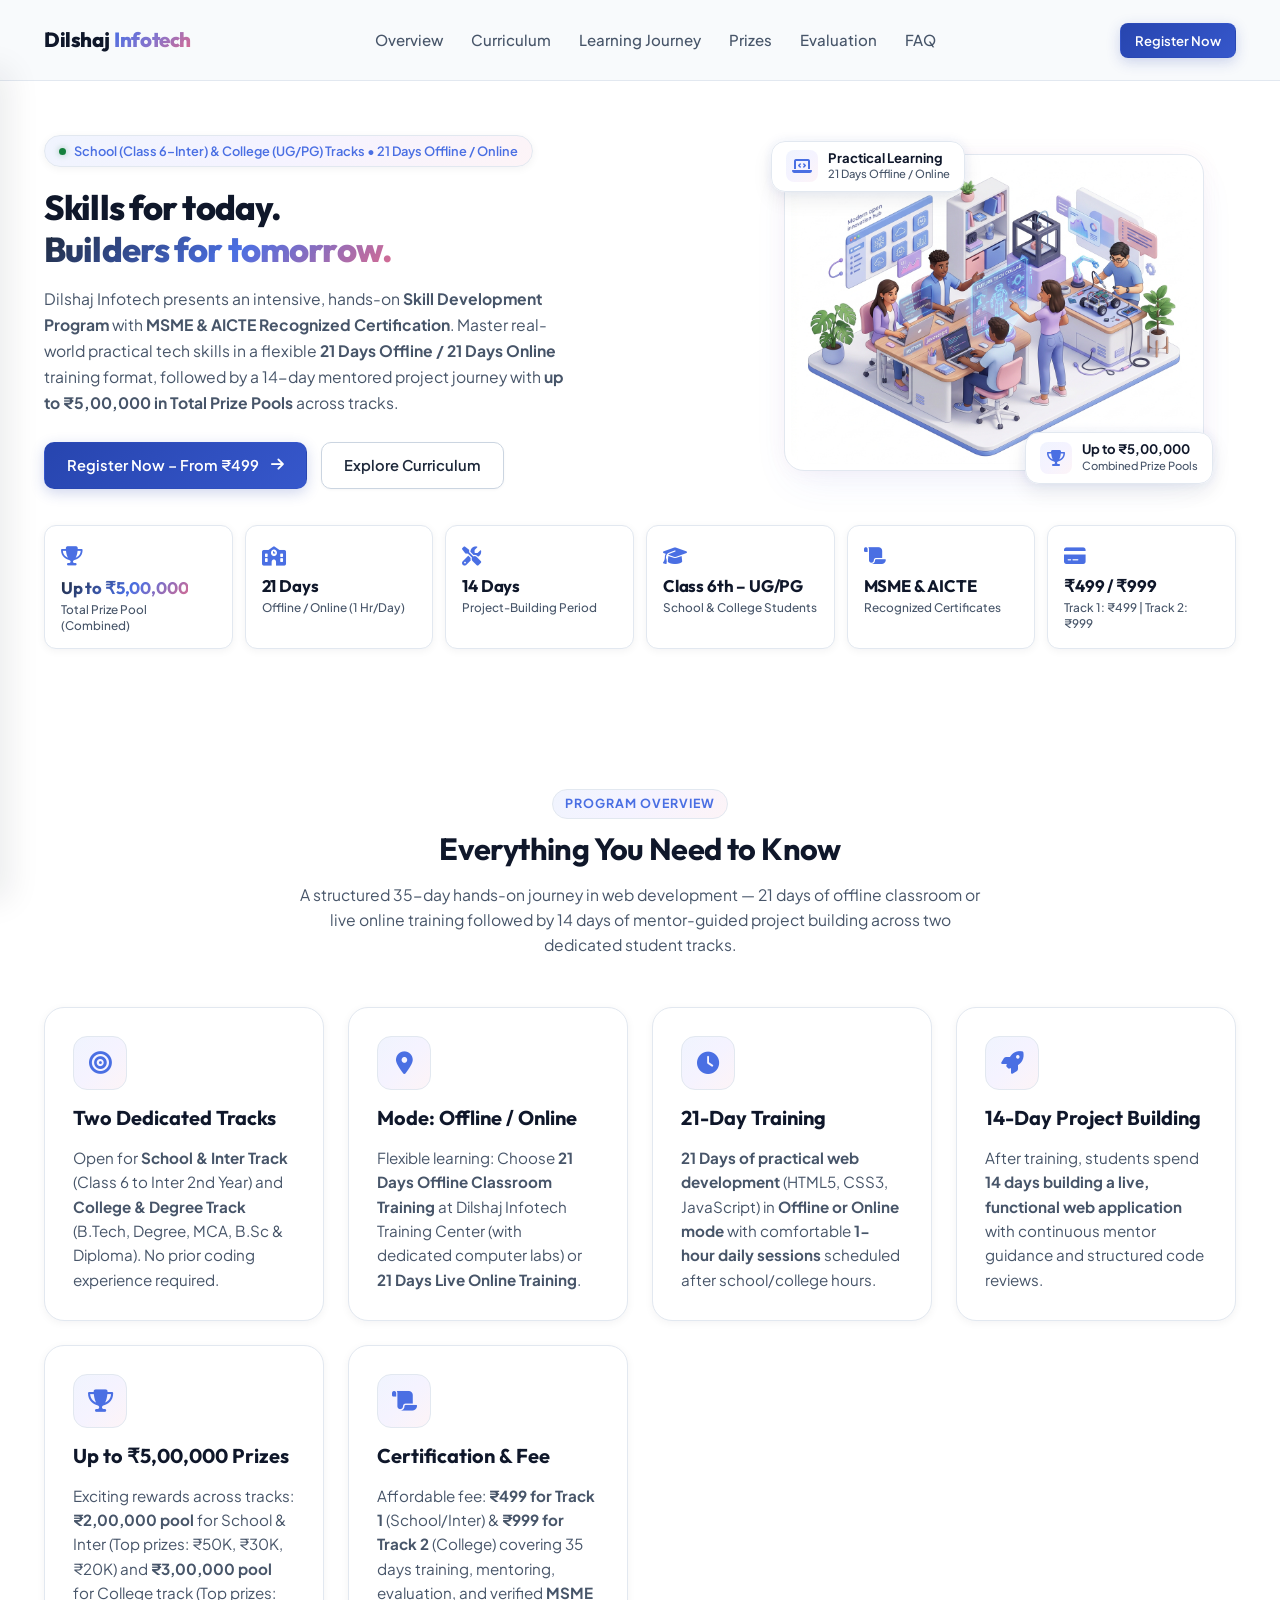
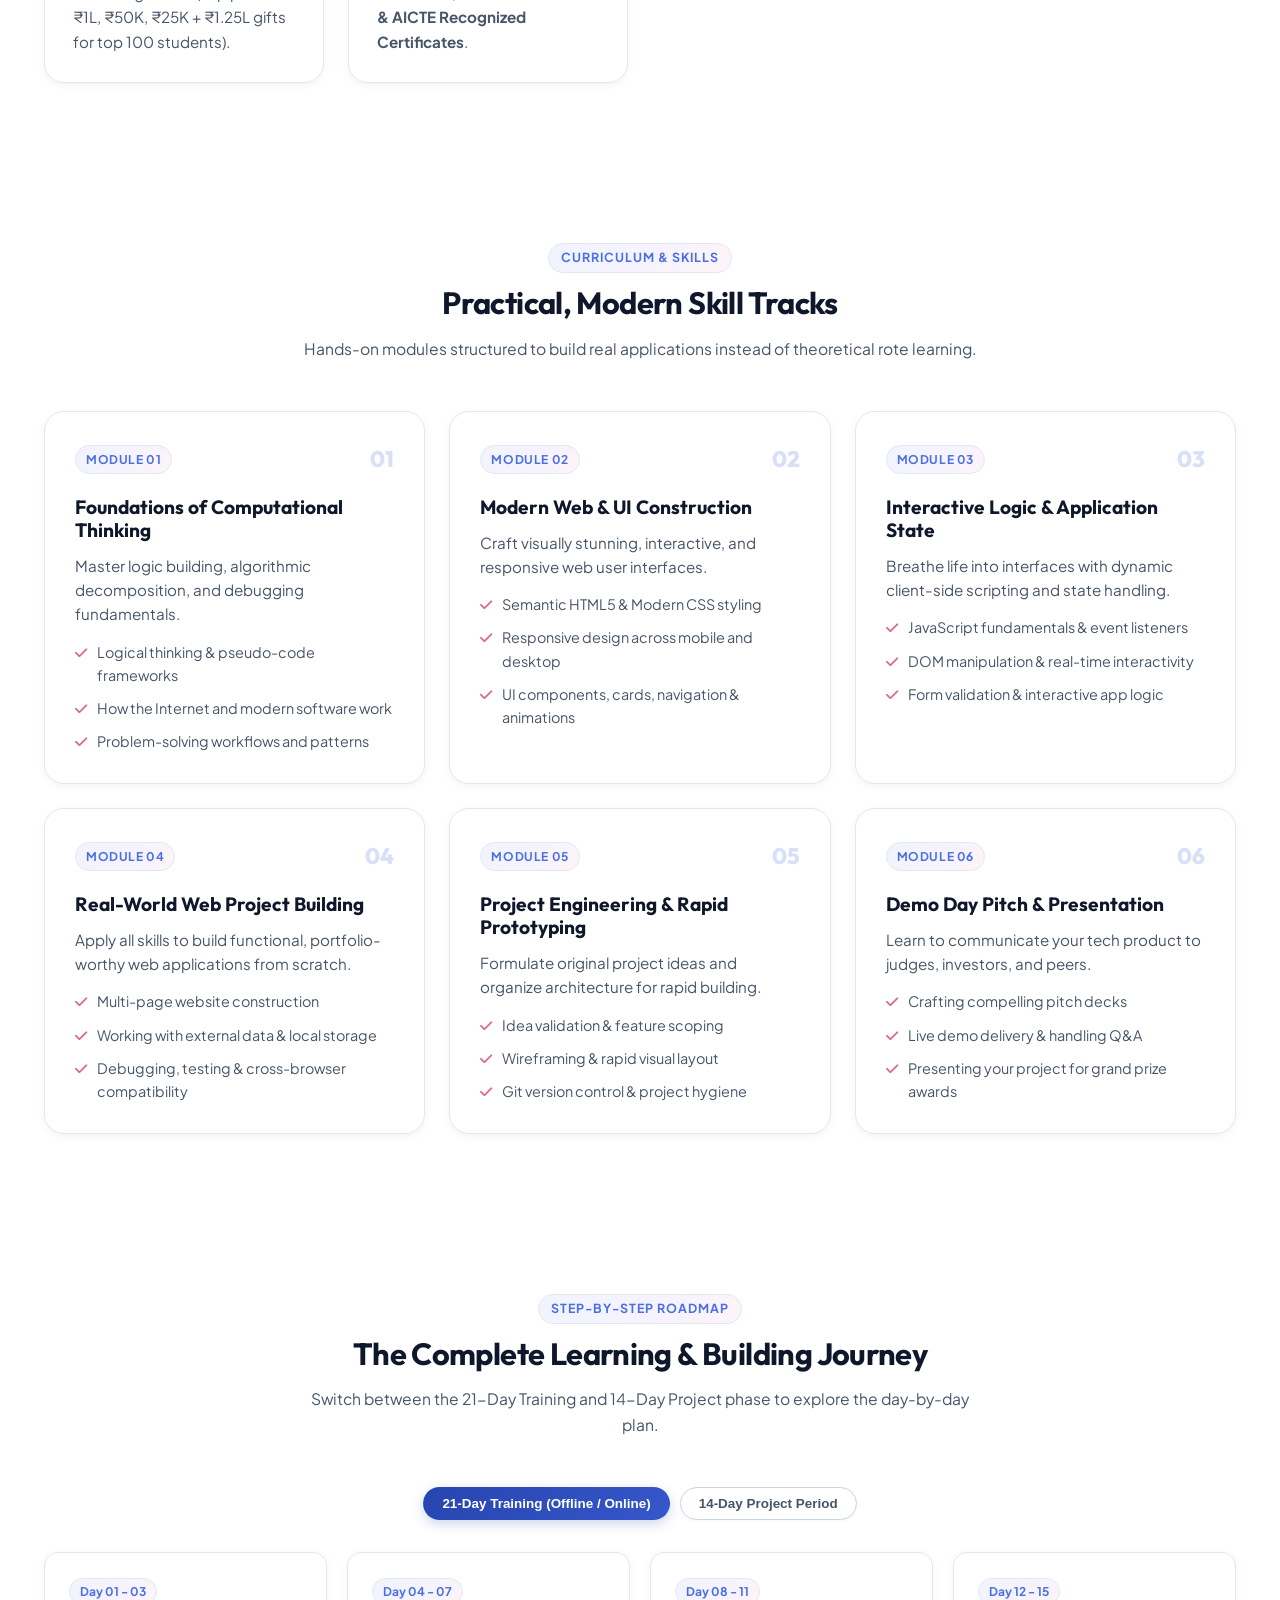
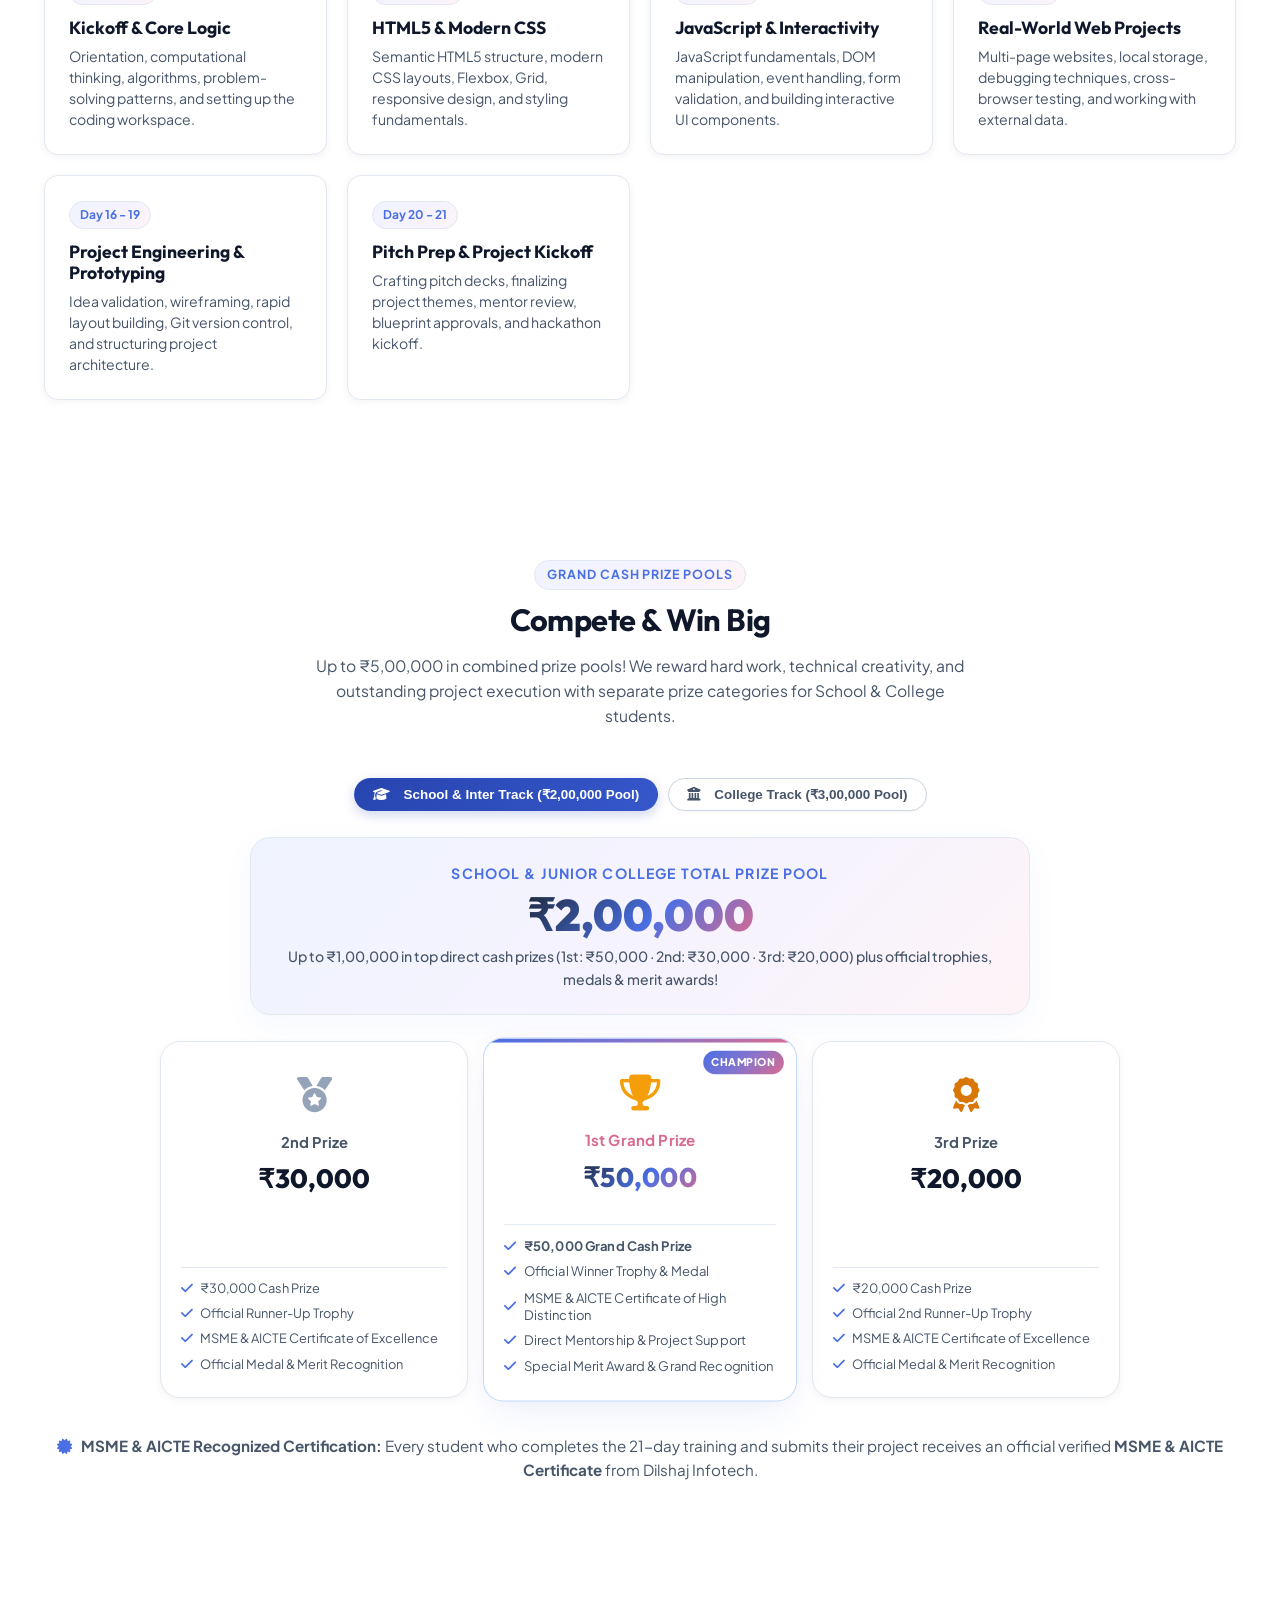
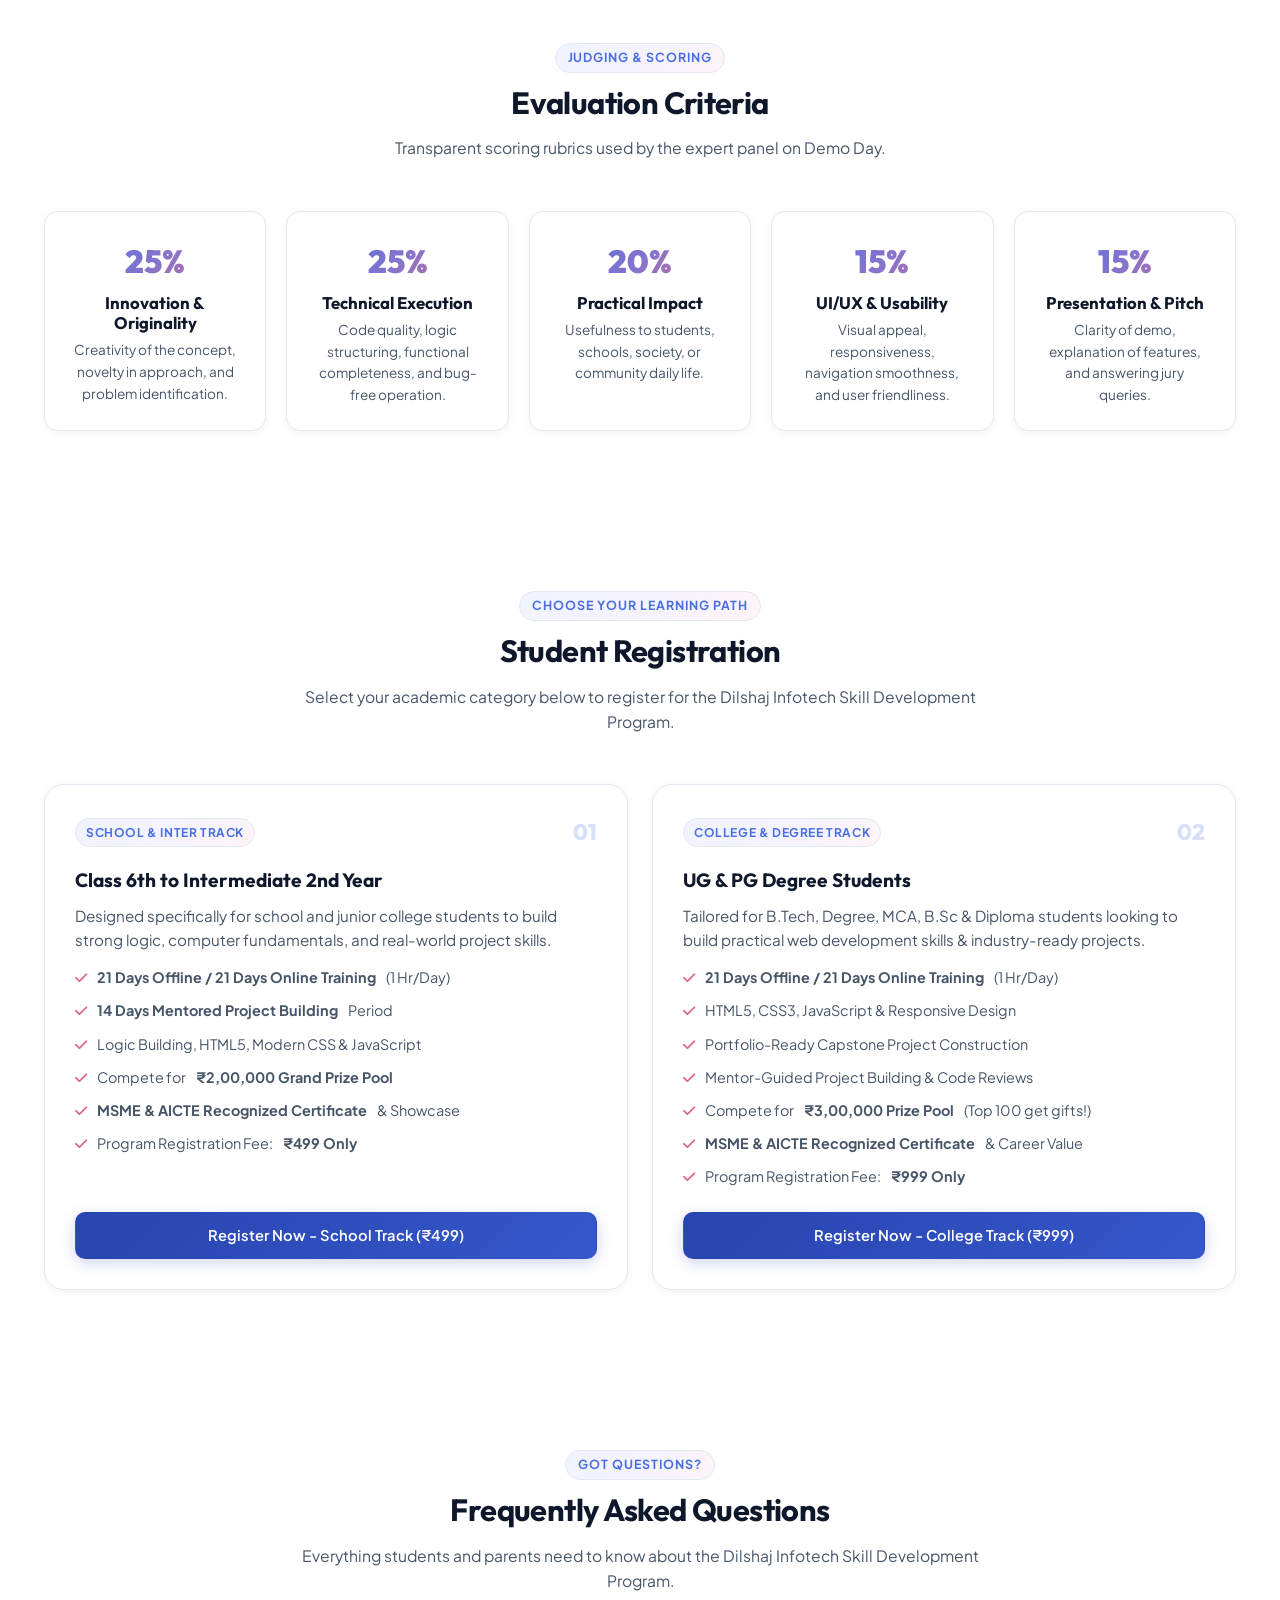
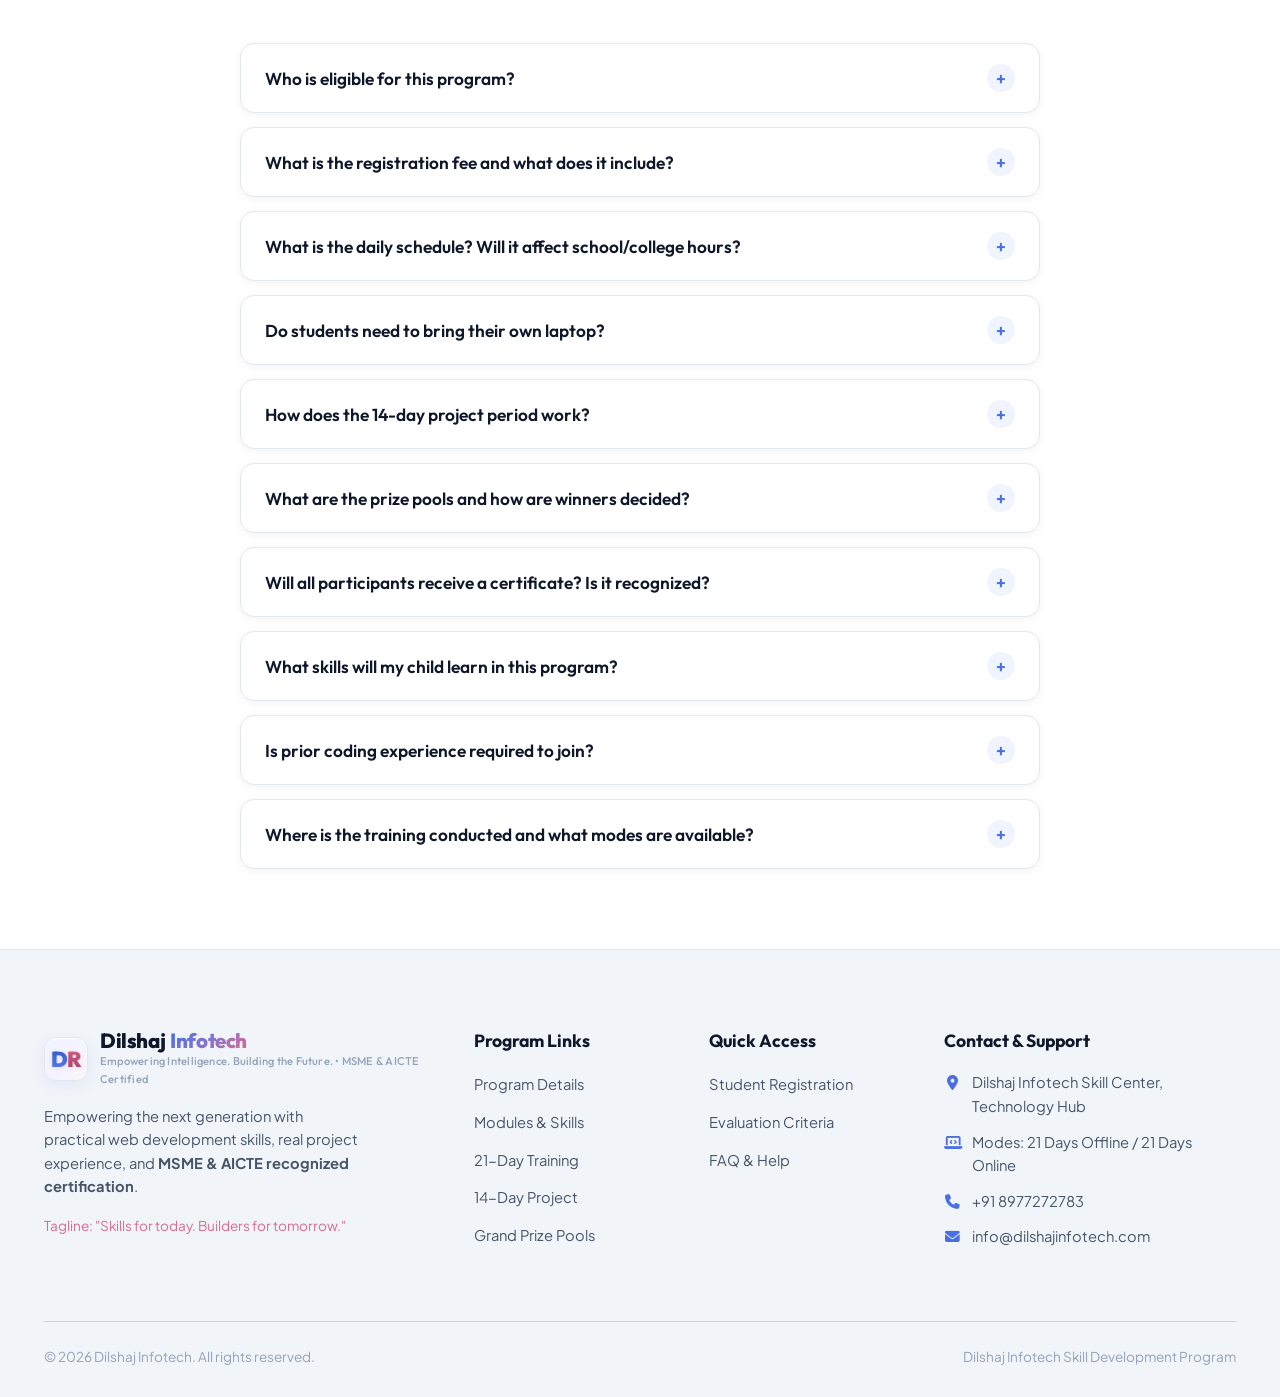
<file: index.html>
<!DOCTYPE html>
<html lang="en">

<head>
  <meta charset="UTF-8">
  <meta name="viewport" content="width=device-width, initial-scale=1.0">

  <!-- SEO Meta Tags -->
  <title>Dilshaj Infotech Skill Development Center</title>
  <meta name="description"
    content="Join the Dilshaj Infotech Skill Development Center. Learn practical technology skills, coding, and build real-world projects.">
  <meta name="keywords"
    content="Dilshaj Infotech Skill Development Center, Skill Development, Coding for Students, Class 6 to Inter, College Students, Hackathon, Tech Education, Practical Projects">
  <meta name="author" content="Dilshaj Infotech Skill Development Center">

  <!-- Open Graph / Social Media -->
  <meta property="og:type" content="website">
  <meta property="og:title" content="Dilshaj Infotech Skill Development Center">
  <meta property="og:description"
    content="Skills for today, Builders for tomorrow. 21 Days Offline / 21 Days Online Training + 14 Days Project Building with up to ₹5,00,000 in Prize Pools at Dilshaj Infotech Skill Development Center.">
  <meta property="og:image" content="/static/assets/og-preview.png">

  <!-- Favicon -->
  <link rel="icon" type="image/svg+xml"
    href="data:image/svg+xml,<svg xmlns='http://www.w3.org/2000/svg' viewBox='0 0 100 100'><defs><linearGradient id='bg' x1='0%' y1='0%' x2='100%' y2='100%'><stop offset='0%' stop-color='%23ffd8e6'/><stop offset='100%' stop-color='%23faa2ca'/></linearGradient><linearGradient id='dGrad' x1='0%' y1='0%' x2='0%' y2='100%'><stop offset='0%' stop-color='%2300c0ff'/><stop offset='100%' stop-color='%230052cc'/></linearGradient><linearGradient id='rGrad' x1='0%' y1='0%' x2='0%' y2='100%'><stop offset='0%' stop-color='%23ff409f'/><stop offset='100%' stop-color='%23b8004f'/></linearGradient></defs><rect width='100' height='100' rx='24' fill='url(%23bg)'/><text x='33%' y='68%' font-size='52' font-weight='900' font-family='sans-serif' fill='url(%23dGrad)' text-anchor='middle'>D</text><text x='69%' y='68%' font-size='52' font-weight='900' font-family='sans-serif' fill='url(%23rGrad)' text-anchor='middle'>R</text></svg>">

  <!-- Stylesheets -->
  <link rel="stylesheet" href="https://cdnjs.cloudflare.com/ajax/libs/font-awesome/6.5.1/css/all.min.css">
  <link rel="stylesheet" href="css/style.css">
</head>

<body>

  <!-- Navigation Bar -->
  <header class="navbar" id="navbar">
    <div class="container nav-container">
      <a href="#hero" class="brand-logo" id="brandLogo" aria-label="Dilshaj Infotech Home">
        <div class="brand-text-wrap">
          <div class="brand-name">
            <span class="brand-dilshaj">Dilshaj</span>
            <span class="brand-infotech">Infotech</span>
          </div>
        </div>
      </a>

      <nav aria-label="Main Navigation">
        <ul class="nav-links">
          <li><a href="#overview" class="nav-link">Overview</a></li>
          <li><a href="#curriculum" class="nav-link">Curriculum</a></li>
          <li><a href="#journey" class="nav-link">Learning Journey</a></li>
          <li><a href="#prizes" class="nav-link">Prizes</a></li>
          <li><a href="#evaluation" class="nav-link">Evaluation</a></li>
          <li><a href="#faq" class="nav-link">FAQ</a></li>
        </ul>
      </nav>

      <div class="nav-actions">
        <a href="#register" class="btn btn-primary btn-sm pulse-glow" id="navRegisterBtn">Register Now</a>
      </div>

      <button class="mobile-toggle" id="mobileToggle" aria-label="Toggle navigation menu" aria-expanded="false">
        <i class="fa-solid fa-bars"></i>
      </button>
    </div>

    <!-- Mobile Slide Drawer -->
    <div class="mobile-drawer" id="mobileDrawer">
      <a href="#overview" class="mobile-nav-link">Overview</a>
      <a href="#curriculum" class="mobile-nav-link">Curriculum</a>
      <a href="#journey" class="mobile-nav-link">Learning Journey</a>
      <a href="#prizes" class="mobile-nav-link">Prizes</a>
      <a href="#evaluation" class="mobile-nav-link">Evaluation</a>
      <a href="#faq" class="mobile-nav-link">FAQ</a>
      <a href="#register" class="btn btn-primary" style="margin-top: 14px;">Register Now</a>
    </div>
  </header>

  <main>
    <!-- Hero Section -->
    <section class="hero-section" id="hero">
      <div class="container">
        <div class="hero-main-grid">
          <div class="hero-content">
            <div class="hero-badge-wrap">
              <span class="badge-dot"></span>
              <span>School (Class 6–Inter) & College (UG/PG) Tracks • 21 Days Offline / Online</span>
            </div>

            <h1 class="hero-title">
              Skills for today.<br>
              <span class="gradient-text">Builders for tomorrow.</span>
            </h1>

            <p class="hero-subtitle">
              Dilshaj Infotech presents an intensive, hands-on <strong>Skill Development Program</strong> with
              <strong>MSME & AICTE Recognized Certification</strong>. Master real-world practical tech skills in a
              flexible <strong>21 Days Offline / 21 Days Online</strong> training format, followed by a 14-day mentored
              project journey with <strong>up to ₹5,00,000 in Total Prize Pools</strong> across tracks.
            </p>

            <div class="hero-cta-group">
              <a href="#register" class="btn btn-gold btn-lg pulse-glow" id="heroRegisterBtn">
                <span>Register Now – From ₹499</span>
                <i class="fa-solid fa-arrow-right" style="margin-left: 4px;"></i>
              </a>
              <a href="#curriculum" class="btn btn-outline btn-lg" id="heroExploreBtn">
                <span>Explore Curriculum</span>
              </a>
            </div>
          </div>

          <div class="hero-visual-wrap">
            <div class="hero-image-card">
              <img src="images/hero-tech.jpg" alt="Students collaborating and building technology projects"
                class="hero-image" loading="eager" width="800" height="600">

              <div class="floating-badge badge-top-left">
                <span class="fb-icon"><i class="fa-solid fa-laptop-code"></i></span>
                <div class="fb-text">
                  <strong>Practical Learning</strong>
                  <small>21 Days Offline / Online</small>
                </div>
              </div>

              <div class="floating-badge badge-bottom-right">
                <span class="fb-icon"><i class="fa-solid fa-trophy"></i></span>
                <div class="fb-text">
                  <strong>Up to ₹5,00,000</strong>
                  <small>Combined Prize Pools</small>
                </div>
              </div>
            </div>
          </div>
        </div>

        <!-- Highlight Stat Cards -->
        <div class="hero-highlights-grid">
          <div class="hero-stat-card">
            <span class="stat-icon"><i class="fa-solid fa-trophy"></i></span><br>
            <div class="stat-value gold-gradient-text">Up to ₹5,00,000</div>
            <div class="stat-label">Total Prize Pool (Combined)</div>
          </div>
          <div class="hero-stat-card">
            <span class="stat-icon"><i class="fa-solid fa-school"></i></span>
            <div class="stat-value">21 Days</div>
            <div class="stat-label">Offline / Online (1 Hr/Day)</div>
          </div>
          <div class="hero-stat-card">
            <span class="stat-icon"><i class="fa-solid fa-screwdriver-wrench"></i></span>
            <div class="stat-value">14 Days</div>
            <div class="stat-label">Project-Building Period</div>
          </div>
          <div class="hero-stat-card">
            <span class="stat-icon"><i class="fa-solid fa-graduation-cap"></i></span>
            <div class="stat-value">Class 6th – UG/PG</div>
            <div class="stat-label">School & College Students</div>
          </div>
          <div class="hero-stat-card">
            <span class="stat-icon"><i class="fa-solid fa-scroll"></i></span>
            <div class="stat-value">MSME & AICTE</div>
            <div class="stat-label">Recognized Certificates</div>
          </div>
          <div class="hero-stat-card">
            <span class="stat-icon"><i class="fa-solid fa-credit-card"></i></span>
            <div class="stat-value">₹499 / ₹999</div>
            <div class="stat-label">Track 1: ₹499 | Track 2: ₹999</div>
          </div>
        </div>
      </div>
    </section>

    <!-- Program Details / Overview Section -->
    <section class="section" id="overview">
      <div class="container">
        <div class="section-header">
          <span class="section-tag">Program Overview</span>
          <h2 class="section-title">Everything You Need to Know</h2>
          <p class="section-desc">A structured 35-day hands-on journey in web development — 21 days of offline classroom
            or live online training followed by 14 days of mentor-guided project building across two dedicated student
            tracks.</p>
        </div>

        <div class="overview-grid">
          <div class="overview-card">
            <div class="card-icon-box"><i class="fa-solid fa-bullseye"></i></div>
            <h3 class="overview-title">Two Dedicated Tracks</h3>
            <p class="overview-detail">Open for <strong>School & Inter Track</strong> (Class 6 to Inter 2nd Year) and
              <strong>College & Degree Track</strong> (B.Tech, Degree, MCA, B.Sc & Diploma). No prior coding experience
              required.</p>
          </div>

          <div class="overview-card">
            <div class="card-icon-box cyan"><i class="fa-solid fa-location-dot"></i></div>
            <h3 class="overview-title">Mode: Offline / Online</h3>
            <p class="overview-detail">Flexible learning: Choose <strong>21 Days Offline Classroom Training</strong> at
              Dilshaj Infotech Training Center (with dedicated computer labs) or <strong>21 Days Live Online
                Training</strong>.</p>
          </div>

          <div class="overview-card">
            <div class="card-icon-box emerald"><i class="fa-solid fa-clock"></i></div>
            <h3 class="overview-title">21-Day Training</h3>
            <p class="overview-detail"><strong>21 Days of practical web development</strong> (HTML5, CSS3, JavaScript)
              in <strong>Offline or Online mode</strong> with comfortable <strong>1-hour daily sessions</strong>
              scheduled after school/college hours.</p>
          </div>

          <div class="overview-card">
            <div class="card-icon-box gold"><i class="fa-solid fa-rocket"></i></div>
            <h3 class="overview-title">14-Day Project Building</h3>
            <p class="overview-detail">After training, students spend <strong>14 days building a live, functional web
                application</strong> with continuous mentor guidance and structured code reviews.</p>
          </div>

          <div class="overview-card">
            <div class="card-icon-box gold"><i class="fa-solid fa-trophy"></i></div>
            <h3 class="overview-title">Up to ₹5,00,000 Prizes</h3>
            <p class="overview-detail">Exciting rewards across tracks: <strong>₹2,00,000 pool</strong> for School &
              Inter (Top prizes: ₹50K, ₹30K, ₹20K) and <strong>₹3,00,000 pool</strong> for College track (Top prizes:
              ₹1L, ₹50K, ₹25K + ₹1.25L gifts for top 100 students).</p>
          </div>

          <div class="overview-card">
            <div class="card-icon-box emerald"><i class="fa-solid fa-scroll"></i></div>
            <h3 class="overview-title">Certification & Fee</h3>
            <p class="overview-detail">Affordable fee: <strong>₹499 for Track 1</strong> (School/Inter) & <strong>₹999
                for Track 2</strong> (College) covering 35 days training, mentoring, evaluation, and verified
              <strong>MSME & AICTE Recognized Certificates</strong>.</p>
          </div>
        </div>
      </div>
    </section>

    <!-- Course Modules & Skills Section -->
    <section class="section" id="curriculum">
      <div class="container">
        <div class="section-header">
          <span class="section-tag">Curriculum & Skills</span>
          <h2 class="section-title">Practical, Modern Skill Tracks</h2>
          <p class="section-desc">Hands-on modules structured to build real applications instead of theoretical rote
            learning.</p>
        </div>

        <div class="modules-grid">
          <div class="module-card">
            <div class="module-header">
              <span class="module-tag">Module 01</span>
              <span class="module-num">01</span>
            </div>
            <h3 class="module-title">Foundations of Computational Thinking</h3>
            <p class="overview-detail">Master logic building, algorithmic decomposition, and debugging fundamentals.</p>
            <ul class="module-list">
              <li><span class="check"><i class="fa-solid fa-check"></i></span> Logical thinking & pseudo-code frameworks</li>
              <li><span class="check"><i class="fa-solid fa-check"></i></span> How the Internet and modern software work</li>
              <li><span class="check"><i class="fa-solid fa-check"></i></span> Problem-solving workflows and patterns</li>
            </ul>
          </div>

          <div class="module-card">
            <div class="module-header">
              <span class="module-tag">Module 02</span>
              <span class="module-num">02</span>
            </div>
            <h3 class="module-title">Modern Web & UI Construction</h3>
            <p class="overview-detail">Craft visually stunning, interactive, and responsive web user interfaces.</p>
            <ul class="module-list">
              <li><span class="check"><i class="fa-solid fa-check"></i></span> Semantic HTML5 & Modern CSS styling</li>
              <li><span class="check"><i class="fa-solid fa-check"></i></span> Responsive design across mobile and desktop</li>
              <li><span class="check"><i class="fa-solid fa-check"></i></span> UI components, cards, navigation & animations</li>
            </ul>
          </div>

          <div class="module-card">
            <div class="module-header">
              <span class="module-tag">Module 03</span>
              <span class="module-num">03</span>
            </div>
            <h3 class="module-title">Interactive Logic & Application State</h3>
            <p class="overview-detail">Breathe life into interfaces with dynamic client-side scripting and state
              handling.</p>
            <ul class="module-list">
              <li><span class="check"><i class="fa-solid fa-check"></i></span> JavaScript fundamentals & event listeners</li>
              <li><span class="check"><i class="fa-solid fa-check"></i></span> DOM manipulation & real-time interactivity</li>
              <li><span class="check"><i class="fa-solid fa-check"></i></span> Form validation & interactive app logic</li>
            </ul>
          </div>

          <div class="module-card">
            <div class="module-header">
              <span class="module-tag">Module 04</span>
              <span class="module-num">04</span>
            </div>
            <h3 class="module-title">Real-World Web Project Building</h3>
            <p class="overview-detail">Apply all skills to build functional, portfolio-worthy web applications from
              scratch.</p>
            <ul class="module-list">
              <li><span class="check"><i class="fa-solid fa-check"></i></span> Multi-page website construction</li>
              <li><span class="check"><i class="fa-solid fa-check"></i></span> Working with external data & local storage</li>
              <li><span class="check"><i class="fa-solid fa-check"></i></span> Debugging, testing & cross-browser compatibility</li>
            </ul>
          </div>

          <div class="module-card">
            <div class="module-header">
              <span class="module-tag">Module 05</span>
              <span class="module-num">05</span>
            </div>
            <h3 class="module-title">Project Engineering & Rapid Prototyping</h3>
            <p class="overview-detail">Formulate original project ideas and organize architecture for rapid building.
            </p>
            <ul class="module-list">
              <li><span class="check"><i class="fa-solid fa-check"></i></span> Idea validation & feature scoping</li>
              <li><span class="check"><i class="fa-solid fa-check"></i></span> Wireframing & rapid visual layout</li>
              <li><span class="check"><i class="fa-solid fa-check"></i></span> Git version control & project hygiene</li>
            </ul>
          </div>

          <div class="module-card">
            <div class="module-header">
              <span class="module-tag">Module 06</span>
              <span class="module-num">06</span>
            </div>
            <h3 class="module-title">Demo Day Pitch & Presentation</h3>
            <p class="overview-detail">Learn to communicate your tech product to judges, investors, and peers.</p>
            <ul class="module-list">
              <li><span class="check"><i class="fa-solid fa-check"></i></span> Crafting compelling pitch decks</li>
              <li><span class="check"><i class="fa-solid fa-check"></i></span> Live demo delivery & handling Q&A</li>
              <li><span class="check"><i class="fa-solid fa-check"></i></span> Presenting your project for grand prize awards</li>
            </ul>
          </div>
        </div>
      </div>
    </section>

    <!-- Learning Roadmap: 21-Day Training + 14-Day Project Journey -->
    <section class="section" id="journey">
      <div class="container">
        <div class="section-header">
          <span class="section-tag">Step-by-Step Roadmap</span>
          <h2 class="section-title">The Complete Learning & Building Journey</h2>
          <p class="section-desc">Switch between the 21-Day Training and 14-Day Project phase to explore the day-by-day
            plan.</p>
        </div>

        <div class="timeline-tabs">
          <button class="tab-btn active" data-target="trainingJourney" id="tabTraining">21-Day Training (Offline /
            Online)</button>
          <button class="tab-btn" data-target="projectJourney" id="tabProject">14-Day Project Period</button>
        </div>

        <!-- 21-Day Training View -->
        <div class="timeline-view active" id="trainingJourney">
          <div class="timeline-grid">
            <div class="timeline-card">
              <span class="timeline-day-pill">Day 01 - 03</span>
              <h4>Kickoff & Core Logic</h4>
              <p>Orientation, computational thinking, algorithms, problem-solving patterns, and setting up the coding
                workspace.</p>
            </div>
            <div class="timeline-card">
              <span class="timeline-day-pill">Day 04 - 07</span>
              <h4>HTML5 & Modern CSS</h4>
              <p>Semantic HTML5 structure, modern CSS layouts, Flexbox, Grid, responsive design, and styling
                fundamentals.</p>
            </div>
            <div class="timeline-card">
              <span class="timeline-day-pill">Day 08 - 11</span>
              <h4>JavaScript & Interactivity</h4>
              <p>JavaScript fundamentals, DOM manipulation, event handling, form validation, and building interactive UI
                components.</p>
            </div>
            <div class="timeline-card">
              <span class="timeline-day-pill">Day 12 - 15</span>
              <h4>Real-World Web Projects</h4>
              <p>Multi-page websites, local storage, debugging techniques, cross-browser testing, and working with
                external data.</p>
            </div>
            <div class="timeline-card">
              <span class="timeline-day-pill">Day 16 - 19</span>
              <h4>Project Engineering & Prototyping</h4>
              <p>Idea validation, wireframing, rapid layout building, Git version control, and structuring project
                architecture.</p>
            </div>
            <div class="timeline-card">
              <span class="timeline-day-pill">Day 20 - 21</span>
              <h4>Pitch Prep & Project Kickoff</h4>
              <p>Crafting pitch decks, finalizing project themes, mentor review, blueprint approvals, and hackathon
                kickoff.</p>
            </div>
          </div>
        </div>

        <!-- 14-Day Project Building View -->
        <div class="timeline-view" id="projectJourney">
          <div class="timeline-grid">
            <div class="timeline-card">
              <span class="timeline-day-pill">Days 01 - 03</span>
              <h4>Phase 1: Architecture & UI</h4>
              <p>Wireframing, UI layout creation, and establishing core components with mentor check-in.</p>
            </div>
            <div class="timeline-card">
              <span class="timeline-day-pill">Days 04 - 08</span>
              <h4>Phase 2: Core Feature Building</h4>
              <p>Implementing functional logic, data flows, user forms, and core application capabilities.</p>
            </div>
            <div class="timeline-card">
              <span class="timeline-day-pill">Days 09 - 11</span>
              <h4>Phase 3: Testing & Polish</h4>
              <p>Debugging edge cases, mobile responsiveness testing, design polishing, and mentor review.</p>
            </div>
            <div class="timeline-card">
              <span class="timeline-day-pill">Days 12 - 13</span>
              <h4>Phase 4: Pitch Deck & Walkthrough</h4>
              <p>Recording product walkthrough video, preparing slide deck, and practicing presentation delivery.</p>
            </div>
            <div class="timeline-card" style="border-color: var(--highlight-brown);">
              <span class="timeline-day-pill"
                style="background: var(--highlight-brown-tint); color: var(--highlight-brown-dark);">Day 14</span>
              <h4>Grand Evaluation & Awards</h4>
              <p>Live demo presentation before the jury, announcing winners, and awarding up to ₹5,00,000 in prize pools
                & awards!</p>
            </div>
          </div>
        </div>
      </div>
    </section>

    <!-- Prize Section -->
    <section class="section" id="prizes">
      <div class="container">
        <div class="section-header">
          <span class="section-tag">Grand Cash Prize Pools</span>
          <h2 class="section-title">Compete & Win Big</h2>
          <p class="section-desc">Up to ₹5,00,000 in combined prize pools! We reward hard work, technical creativity,
            and outstanding project execution with separate prize categories for School & College students.</p>
        </div>

        <!-- Prize Category Tabs -->
        <div class="prize-tabs">
          <button class="prize-tab-btn active" data-prize-target="prize-school">
            <i class="fa-solid fa-graduation-cap" style="margin-right: 6px;"></i> School & Inter Track (₹2,00,000 Pool)
          </button>
          <button class="prize-tab-btn" data-prize-target="prize-college">
            <i class="fa-solid fa-building-columns" style="margin-right: 6px;"></i> College Track (₹3,00,000 Pool)
          </button>
        </div>

        <!-- School Students Category View -->
        <div class="prize-view active" id="prize-school">
          <div class="prize-banner">
            <div class="prize-banner-title">School & Junior College Total Prize Pool</div>
            <div class="prize-banner-amount gold-gradient-text">₹2,00,000</div>
            <p style="margin-top: 6px; color: #cbd5e1; font-weight: 500; font-size: 0.88rem;">Up to ₹1,00,000 in top
              direct cash prizes (1st: ₹50,000 · 2nd: ₹30,000 · 3rd: ₹20,000) plus official trophies, medals & merit
              awards!</p>
          </div>

          <div class="prizes-grid">
            <!-- 2nd Prize -->
            <div class="prize-card">
              <div>
                <span class="prize-trophy silver-trophy"><i class="fa-solid fa-medal"></i></span>
                <div class="prize-rank">2nd Prize</div>
                <div class="prize-amount">₹30,000</div>
              </div>
              <ul class="prize-perks">
                <li><span><i class="fa-solid fa-check"></i></span> ₹30,000 Cash Prize</li>
                <li><span><i class="fa-solid fa-check"></i></span> Official Runner-Up Trophy</li>
                <li><span><i class="fa-solid fa-check"></i></span> MSME & AICTE Certificate of Excellence</li>
                <li><span><i class="fa-solid fa-check"></i></span> Official Medal & Merit Recognition</li>
              </ul>
            </div>

            <!-- 1st Prize (Winner) -->
            <div class="prize-card winner">
              <span class="prize-badge">CHAMPION</span>
              <div>
                <span class="prize-trophy gold-trophy"><i class="fa-solid fa-trophy"></i></span>
                <div class="prize-rank" style="color: var(--accent-gold);">1st Grand Prize</div>
                <div class="prize-amount gold-gradient-text">₹50,000</div>
              </div>
              <ul class="prize-perks">
                <li><span><i class="fa-solid fa-check"></i></span> <strong>₹50,000 Grand Cash Prize</strong></li>
                <li><span><i class="fa-solid fa-check"></i></span> Official Winner Trophy & Medal</li>
                <li><span><i class="fa-solid fa-check"></i></span> MSME & AICTE Certificate of High Distinction</li>
                <li><span><i class="fa-solid fa-check"></i></span> Direct Mentorship & Project Support</li>
                <li><span><i class="fa-solid fa-check"></i></span> Special Merit Award & Grand Recognition</li>
              </ul>
            </div>

            <!-- 3rd Prize -->
            <div class="prize-card">
              <div>
                <span class="prize-trophy bronze-trophy"><i class="fa-solid fa-award"></i></span>
                <div class="prize-rank">3rd Prize</div>
                <div class="prize-amount">₹20,000</div>
              </div>
              <ul class="prize-perks">
                <li><span><i class="fa-solid fa-check"></i></span> ₹20,000 Cash Prize</li>
                <li><span><i class="fa-solid fa-check"></i></span> Official 2nd Runner-Up Trophy</li>
                <li><span><i class="fa-solid fa-check"></i></span> MSME & AICTE Certificate of Excellence</li>
                <li><span><i class="fa-solid fa-check"></i></span> Official Medal & Merit Recognition</li>
              </ul>
            </div>
          </div>
        </div>

        <!-- College Students Category View -->
        <div class="prize-view" id="prize-college">
          <div class="prize-banner">
            <div class="prize-banner-title">College & Degree Total Prize Pool</div>
            <div class="prize-banner-amount gold-gradient-text">₹3,00,000</div>
            <p style="margin-top: 6px; color: #cbd5e1; font-weight: 500; font-size: 0.88rem;">₹1,75,000 in top direct
              cash prizes (1st: ₹1,00,000 · 2nd: ₹50,000 · 3rd: ₹25,000) + ₹1,25,000 worth gifts for the top 100
              students!</p>
          </div>

          <div class="prizes-grid">
            <!-- 2nd Prize -->
            <div class="prize-card">
              <div>
                <span class="prize-trophy silver-trophy"><i class="fa-solid fa-medal"></i></span>
                <div class="prize-rank">2nd Prize</div>
                <div class="prize-amount">₹50,000</div>
              </div>
              <ul class="prize-perks">
                <li><span><i class="fa-solid fa-check"></i></span> ₹50,000 Cash Prize</li>
                <li><span><i class="fa-solid fa-check"></i></span> Official Runner-Up Trophy</li>
                <li><span><i class="fa-solid fa-check"></i></span> MSME & AICTE Certificate of Excellence</li>
                <li><span><i class="fa-solid fa-check"></i></span> Official Medal & Merit Recognition</li>
              </ul>
            </div>

            <!-- 1st Prize (Winner) -->
            <div class="prize-card winner">
              <span class="prize-badge">CHAMPION</span>
              <div>
                <span class="prize-trophy gold-trophy"><i class="fa-solid fa-trophy"></i></span>
                <div class="prize-rank" style="color: var(--accent-gold);">1st Grand Prize</div>
                <div class="prize-amount gold-gradient-text">₹1,00,000</div>
              </div>
              <ul class="prize-perks">
                <li><span><i class="fa-solid fa-check"></i></span> <strong>₹1,00,000 Grand Cash Prize</strong></li>
                <li><span><i class="fa-solid fa-check"></i></span> Official Winner Trophy & Medal</li>
                <li><span><i class="fa-solid fa-check"></i></span> MSME & AICTE Certificate of High Distinction</li>
                <li><span><i class="fa-solid fa-check"></i></span> Direct Mentorship & Internship Opportunities</li>
                <li><span><i class="fa-solid fa-check"></i></span> Special Merit Award & Grand Recognition</li>
              </ul>
            </div>

            <!-- 3rd Prize -->
            <div class="prize-card">
              <div>
                <span class="prize-trophy bronze-trophy"><i class="fa-solid fa-award"></i></span>
                <div class="prize-rank">3rd Prize</div>
                <div class="prize-amount">₹25,000</div>
              </div>
              <ul class="prize-perks">
                <li><span><i class="fa-solid fa-check"></i></span> <strong>₹25,000 Cash Prize</strong></li>
                <li><span><i class="fa-solid fa-check"></i></span> Official 2nd Runner-Up Trophy</li>
                <li><span><i class="fa-solid fa-check"></i></span> MSME & AICTE Certificate of Excellence</li>
                <li><span><i class="fa-solid fa-check"></i></span> Official Medal & Merit Recognition</li>
              </ul>
            </div>
          </div>

          <!-- Top 100 Students Perk Box -->
          <div
            style="margin-top: 24px; background: rgba(74, 111, 227, 0.05); border: 1px solid rgba(74, 111, 227, 0.2); border-radius: var(--radius-md); padding: 20px 24px; display: flex; align-items: center; gap: 16px; justify-content: center; text-align: center; flex-wrap: wrap;">
            <span style="font-size: 2rem; color: var(--primary);"><i class="fa-solid fa-gift"></i></span>
            <div>
              <strong style="color: var(--text-heading); font-size: 1.05rem;">₹1,25,000 Worth Gifts for Top 100
                Students</strong>
              <p style="margin-top: 4px; font-size: 0.92rem; color: var(--text-muted);">In addition to the top 3 cash
                awards totaling ₹1,75,000, the remaining <strong>₹1.25 Lakh worth gifts</strong> (tech accessories,
                electronics & rewards) will be awarded to the <strong>Top 100 students</strong> in the College Track!
              </p>
            </div>
          </div>
        </div>

        <div style="text-align: center; margin-top: 36px;">
          <p style="font-size: 0.95rem; color: var(--text-muted);">
            <i class="fa-solid fa-certificate" style="color: var(--primary); margin-right: 6px;"></i> <strong>MSME & AICTE Recognized Certification:</strong> Every student who completes the 21-day training
            and submits
            their project receives an official verified <strong>MSME & AICTE Certificate</strong> from Dilshaj Infotech.
          </p>
        </div>
      </div>
    </section>

    <!-- Evaluation Criteria -->
    <section class="section" id="evaluation">
      <div class="container">
        <div class="section-header">
          <span class="section-tag">Judging & Scoring</span>
          <h2 class="section-title">Evaluation Criteria</h2>
          <p class="section-desc">Transparent scoring rubrics used by the expert panel on Demo Day.</p>
        </div>

        <div class="eval-grid">
          <div class="eval-card">
            <div class="eval-weight">25%</div>
            <h3 class="eval-title">Innovation & Originality</h3>
            <p class="eval-desc">Creativity of the concept, novelty in approach, and problem identification.</p>
          </div>
          <div class="eval-card">
            <div class="eval-weight">25%</div>
            <h3 class="eval-title">Technical Execution</h3>
            <p class="eval-desc">Code quality, logic structuring, functional completeness, and bug-free operation.</p>
          </div>
          <div class="eval-card">
            <div class="eval-weight">20%</div>
            <h3 class="eval-title">Practical Impact</h3>
            <p class="eval-desc">Usefulness to students, schools, society, or community daily life.</p>
          </div>
          <div class="eval-card">
            <div class="eval-weight">15%</div>
            <h3 class="eval-title">UI/UX & Usability</h3>
            <p class="eval-desc">Visual appeal, responsiveness, navigation smoothness, and user friendliness.</p>
          </div>
          <div class="eval-card">
            <div class="eval-weight">15%</div>
            <h3 class="eval-title">Presentation & Pitch</h3>
            <p class="eval-desc">Clarity of demo, explanation of features, and answering jury queries.</p>
          </div>
        </div>
      </div>
    </section>

    <!-- Registration Section -->
    <section class="section" id="register">
      <div class="container">
        <div class="section-header">
          <span class="section-tag">Choose Your Learning Path</span>
          <h2 class="section-title">Student Registration</h2>
          <p class="section-desc">Select your academic category below to register for the Dilshaj Infotech Skill
            Development Program.</p>
        </div>

        <div class="modules-grid">
          <!-- School & Junior College Card -->
          <div class="module-card">
            <div class="module-header">
              <span class="module-tag">School & Inter Track</span>
              <span class="module-num">01</span>
            </div>
            <h3 class="module-title">Class 6th to Intermediate 2nd Year</h3>
            <p class="overview-detail">Designed specifically for school and junior college students to build strong
              logic, computer fundamentals, and real-world project skills.</p>

            <ul class="module-list">
              <li><span class="check"><i class="fa-solid fa-check"></i></span> <strong>21 Days Offline / 21 Days Online Training</strong> (1 Hr/Day)
              </li>
              <li><span class="check"><i class="fa-solid fa-check"></i></span> <strong>14 Days Mentored Project Building</strong> Period</li>
              <li><span class="check"><i class="fa-solid fa-check"></i></span> Logic Building, HTML5, Modern CSS & JavaScript</li>
              <li><span class="check"><i class="fa-solid fa-check"></i></span> Compete for <strong>₹2,00,000 Grand Prize Pool</strong></li>
              <li><span class="check"><i class="fa-solid fa-check"></i></span> <strong>MSME & AICTE Recognized Certificate</strong> & Showcase</li>
              <li><span class="check"><i class="fa-solid fa-check"></i></span> Program Registration Fee: <strong>₹499 Only</strong></li>
            </ul>

            <div style="margin-top: auto; padding-top: 24px;">
              <a href="https://docs.google.com/forms/d/e/1FAIpQLSeKsY2qla5esq87Zx2zqhfixaZJgMxMU9G7WpBOrqnOvOfFCQ/viewform?usp=dialog"
                target="_blank" class="btn btn-gold btn-lg pulse-glow"
                style="width: 100%; justify-content: center;">Register Now - School Track (₹499)</a>
            </div>
          </div>

          <!-- College UG & PG Card -->
          <div class="module-card">
            <div class="module-header">
              <span class="module-tag">College & Degree Track</span>
              <span class="module-num">02</span>
            </div>
            <h3 class="module-title">UG & PG Degree Students</h3>
            <p class="overview-detail">Tailored for B.Tech, Degree, MCA, B.Sc & Diploma students looking to build
              practical web development skills & industry-ready projects.</p>

            <ul class="module-list">
              <li><span class="check"><i class="fa-solid fa-check"></i></span> <strong>21 Days Offline / 21 Days Online Training</strong> (1 Hr/Day)
              </li>
              <li><span class="check"><i class="fa-solid fa-check"></i></span> HTML5, CSS3, JavaScript & Responsive Design</li>
              <li><span class="check"><i class="fa-solid fa-check"></i></span> Portfolio-Ready Capstone Project Construction</li>
              <li><span class="check"><i class="fa-solid fa-check"></i></span> Mentor-Guided Project Building & Code Reviews</li>
              <li><span class="check"><i class="fa-solid fa-check"></i></span> Compete for <strong>₹3,00,000 Prize Pool</strong> (Top 100 get gifts!)
              </li>
              <li><span class="check"><i class="fa-solid fa-check"></i></span> <strong>MSME & AICTE Recognized Certificate</strong> & Career Value</li>
              <li><span class="check"><i class="fa-solid fa-check"></i></span> Program Registration Fee: <strong>₹999 Only</strong></li>
            </ul>

            <div style="margin-top: auto; padding-top: 24px;">
              <a href="https://docs.google.com/forms/d/e/1FAIpQLScmZK5jMfa5dbH9TW5C4y3B6RJRUWZpAhbrGrq-d-g14YdBpg/viewform?usp=dialog"
                target="_blank" class="btn btn-primary btn-lg pulse-glow"
                style="width: 100%; justify-content: center;">Register Now - College Track (₹999)</a>
            </div>
          </div>
        </div>
      </div>
    </section>

    <!-- FAQ Section -->
    <section class="section" id="faq">
      <div class="container">
        <div class="section-header">
          <span class="section-tag">Got Questions?</span>
          <h2 class="section-title">Frequently Asked Questions</h2>
          <p class="section-desc">Everything students and parents need to know about the Dilshaj Infotech Skill
            Development Program.</p>
        </div>

        <div class="faq-list">
          <div class="faq-item">
            <button class="faq-question">
              <span>Who is eligible for this program?</span>
              <span class="faq-icon">+</span>
            </button>
            <div class="faq-answer">
              The program has two tracks: <strong>School & Inter Track</strong> for students in Class 6 through
              Intermediate 2nd Year, and <strong>College & Degree Track</strong> for UG, PG, B.Tech, MCA, B.Sc & Diploma
              students. No prior coding experience is required for either track.
            </div>
          </div>

          <div class="faq-item">
            <button class="faq-question">
              <span>What is the registration fee and what does it include?</span>
              <span class="faq-icon">+</span>
            </button>
            <div class="faq-answer">
              The registration fee is: <strong>₹499 per student for Track 1 (School & Inter: Class 6th to 12th)</strong>
              and <strong>₹999 per student for Track 2 (College & Degree: UG/PG/Diploma)</strong>. This one-time fee
              includes 21 days of offline/online training, 14 days of dedicated project mentorship, an official verified
              <strong>MSME & AICTE recognized certificate</strong>, lab/learning access, and eligibility to compete for
              the grand prize pools (up to ₹5,00,000 combined across tracks).
            </div>
          </div>

          <div class="faq-item">
            <button class="faq-question">
              <span>What is the daily schedule? Will it affect school/college hours?</span>
              <span class="faq-icon">+</span>
            </button>
            <div class="faq-answer">
              The 21-day training (both Offline Classroom and Live Online batches) is scheduled for <strong>1 hour per
                day</strong> during late afternoon or evening hours, so it does not clash with regular school or college
              timings. The exact batch timings will be communicated upon registration.
            </div>
          </div>

          <div class="faq-item">
            <button class="faq-question">
              <span>Do students need to bring their own laptop?</span>
              <span class="faq-icon">+</span>
            </button>
            <div class="faq-answer">
              For offline classroom training at our center, lab computer systems are fully provided. For online batches,
              students attend remotely using their own laptop or PC with an internet connection. For the 14-day project
              phase, having access to a computer at home is recommended for hands-on building.
            </div>
          </div>

          <div class="faq-item">
            <button class="faq-question">
              <span>How does the 14-day project period work?</span>
              <span class="faq-icon">+</span>
            </button>
            <div class="faq-answer">
              After completing classroom training, students get 14 days to build a real-world software project. Each
              student is assigned a mentor who provides guidance, code reviews, and milestone check-ins. Students can
              build individual or team projects, and the best projects compete for cash prizes.
            </div>
          </div>

          <div class="faq-item">
            <button class="faq-question">
              <span>What are the prize pools and how are winners decided?</span>
              <span class="faq-icon">+</span>
            </button>
            <div class="faq-answer">
              There are separate prize pools for each track totaling up to ₹5,00,000. <strong>School & Inter
                Track:</strong> ₹2,00,000 total pool — 1st Prize ₹50,000, 2nd Prize ₹30,000, 3rd Prize ₹20,000 plus
              official winner trophies, medals & merit awards. <strong>College Track:</strong> ₹3,00,000 total pool —
              1st Prize ₹1,00,000, 2nd Prize ₹50,000, 3rd Prize ₹25,000 (total ₹1,75,000 in top direct cash prizes),
              plus ₹1,25,000 worth gifts awarded to the top 100 students. Winners are evaluated on Innovation (25%),
              Technical Execution (25%), Practical Impact (20%), UI/UX (15%), and Presentation (15%).
            </div>
          </div>

          <div class="faq-item">
            <button class="faq-question">
              <span>Will all participants receive a certificate? Is it recognized?</span>
              <span class="faq-icon">+</span>
            </button>
            <div class="faq-answer">
              Yes! Every student who completes the 21-day training and submits their project receives an official,
              verifiable <strong>MSME & AICTE Recognized Certificate of Completion</strong> from Dilshaj Infotech —
              regardless of whether they win a prize. This certification is officially recognized under MSME & AICTE
              frameworks, providing valuable credibility for academic portfolios, resumes, and higher education
              applications.
            </div>
          </div>

          <div class="faq-item">
            <button class="faq-question">
              <span>What skills will my child learn in this program?</span>
              <span class="faq-icon">+</span>
            </button>
            <div class="faq-answer">
              Students learn practical, industry-relevant skills including computational thinking, logic building,
              HTML5, modern CSS, JavaScript, responsive web design, and project presentation skills. College track
              students dive deeper into advanced web development, modern frameworks, responsive layouts, and
              portfolio-ready project construction.
            </div>
          </div>

          <div class="faq-item">
            <button class="faq-question">
              <span>Is prior coding experience required to join?</span>
              <span class="faq-icon">+</span>
            </button>
            <div class="faq-answer">
              Not at all. The program is designed from scratch for complete beginners. Our curriculum starts with
              foundational logic and computational thinking before progressing to coding. Students of all skill levels
              are welcome.
            </div>
          </div>

          <div class="faq-item">
            <button class="faq-question">
              <span>Where is the training conducted and what modes are available?</span>
              <span class="faq-icon">+</span>
            </button>
            <div class="faq-answer">
              Students can choose between two flexible learning modes: <strong>21 Days Offline Classroom
                Training</strong> held at the <strong>Dilshaj Infotech Training Center</strong> with dedicated computer
              labs, OR <strong>21 Days Live Online Training</strong> with interactive screen sharing, mentor guidance,
              and recorded sessions. To register, click the "Register Now" button and fill out the Google Form for your
              applicable track.
            </div>
          </div>
        </div>
      </div>
    </section>
  </main>

  <!-- Footer -->
  <footer class="footer">
    <div class="container">
      <div class="footer-grid">
        <div class="footer-col">
          <div class="brand-logo" style="margin-bottom: 16px;">
            <div class="logo-badge"><span class="d-letter">D</span><span class="r-letter">R</span></div>
            <div class="brand-text-wrap">
              <div class="brand-name">
                <span class="brand-dilshaj">Dilshaj</span>
                <span class="brand-infotech">Infotech</span>
              </div>
              <span class="brand-sub">Empowering Intelligence. Building the Future. • MSME & AICTE Certified</span>
            </div>
          </div>
          <p style="font-size: 0.92rem; max-width: 320px; margin-bottom: 16px;">
            Empowering the next generation with practical web development skills, real project experience, and
            <strong>MSME & AICTE recognized certification</strong>.
          </p>
          <div style="font-size: 0.85rem; color: var(--secondary);">
            Tagline: "Skills for today. Builders for tomorrow."
          </div>
        </div>

        <div class="footer-col">
          <h4>Program Links</h4>
          <ul class="footer-links">
            <li><a href="#overview">Program Details</a></li>
            <li><a href="#curriculum">Modules & Skills</a></li>
            <li><a href="#journey">21-Day Training</a></li>
            <li><a href="#journey">14-Day Project</a></li>
            <li><a href="#prizes">Grand Prize Pools</a></li>
          </ul>
        </div>

        <div class="footer-col">
          <h4>Quick Access</h4>
          <ul class="footer-links">
            <li><a href="#register">Student Registration</a></li>
            <li><a href="#evaluation">Evaluation Criteria</a></li>
            <li><a href="#faq">FAQ & Help</a></li>
          </ul>
        </div>

        <div class="footer-col">
          <h4>Contact & Support</h4>
          <div class="footer-contact-item">
            <span><i class="fa-solid fa-location-dot"></i></span>
            <span>Dilshaj Infotech Skill Center, Technology Hub</span>
          </div>
          <div class="footer-contact-item">
            <span><i class="fa-solid fa-laptop-code"></i></span>
            <span>Modes: 21 Days Offline / 21 Days Online</span>
          </div>
          <div class="footer-contact-item">
            <span><i class="fa-solid fa-phone"></i></span>
            <span>+91 8977272783</span>
          </div>
          <div class="footer-contact-item">
            <span><i class="fa-solid fa-envelope"></i></span>
            <span>info@dilshajinfotech.com</span>
          </div>
        </div>
      </div>

      <div class="footer-bottom">
        <div>&copy; 2026 Dilshaj Infotech. All rights reserved.</div>
        <div>Dilshaj Infotech Skill Development Program</div>
      </div>
    </div>
  </footer>

  <!-- Scripts -->
  <script src="js/app.js"></script>
</body>

</html>
</file>
<file: css/style.css>
/* ===================================================================
   Dilshaj Infotech - Skill Development Program
   Master Design System & Stylesheet
   Pastel & Vibrant Identity (Inspired by DR Brand Colors)
   =================================================================== */

@import url('https://fonts.googleapis.com/css2?family=Plus+Jakarta+Sans:wght@300;400;500;600;700;800&family=Outfit:wght@400;500;600;700;800;900&display=swap');

:root {
  /* =========================
     BACKGROUNDS (Clean White Canvas)
     ========================= */
  --bg-page: #FFFFFF;
  --bg-surface: #FFFFFF;
  --bg-surface-alt: #FFFFFF;
  --bg-card: #FFFFFF;
  --bg-card-hover: #FFFFFF;
  --bg-elevated: #FFFFFF;
  --bg-dark: #FFFFFF;

  /* =========================
     PRIMARY — PASTEL BLUE (From "D" in Logo)
     ========================= */
  --primary-dark: #3251B5;
  --primary: #4A6FE3;
  --primary-light: #688BF0;
  --primary-soft: #F0F4FE;

  --primary-glow: rgba(74, 111, 227, 0.12);

  /* =========================
     ACCENT — PASTEL PINK (From "R" in Logo)
     ========================= */
  --accent-pink: #D96B90;
  --accent-pink-dark: #B84B70;
  --accent-pink-deep: #963558;

  --accent-pink-soft: #FDF4F7;
  --accent-pink-tint: #FBEDF1;
  --accent-pink-border: #F7D6DF;

  --pink-glow: rgba(217, 107, 144, 0.12);

  --secondary: var(--accent-pink);
  --secondary-light: #EFAEC3;
  --secondary-dark: var(--accent-pink-dark);
  --secondary-glow: var(--pink-glow);

  /* Backward Compatibility Aliases */
  --highlight-brown: var(--primary);
  --highlight-brown-light: var(--primary-light);
  --highlight-brown-dark: var(--primary-dark);
  --highlight-brown-subtle: var(--primary-soft);
  --highlight-brown-tint: var(--primary-soft);
  --highlight-brown-border: #E2E8F0;
  --highlight-glow: var(--primary-glow);
  --accent-gold: var(--accent-pink);
  --accent-gold-glow: var(--pink-glow);

  /* Status Colors */
  --accent-emerald: #15803D;
  --accent-rose: #E11D48;

  /* =========================
     PASTEL & SIGNATURE GRADIENTS
     ========================= */
  --gradient-brand:
    linear-gradient(
      135deg,
      #4A6FE3 0%,
      #8574CD 50%,
      #D96B90 100%
    );

  --gradient-brand-soft:
    linear-gradient(
      135deg,
      #F0F4FE 0%,
      #F5F3FF 50%,
      #FDF4F7 100%
    );

  --gradient-pastel:
    linear-gradient(
      135deg,
      #F0F4FE 0%,
      #F5F3FF 50%,
      #FDF4F7 100%
    );

  --gradient-pastel-blue:
    linear-gradient(
      135deg,
      #F0F4FE 0%,
      #DFEAFE 100%
    );

  --gradient-pastel-pink:
    linear-gradient(
      135deg,
      #FDF4F7 0%,
      #FBEDF1 100%
    );

  --gradient-gold: var(--gradient-brand);

  --gradient-heading:
    linear-gradient(
      135deg,
      #1E293B 0%,
      #4A6FE3 55%,
      #D96B90 100%
    );

  --gradient-text: var(--gradient-heading);
  --gradient-emerald: linear-gradient(135deg, #16A34A 0%, #15803D 100%);

  /* =========================
     TYPOGRAPHY
     ========================= */
  --text-heading: #0F172A;
  --text-main: #334155;
  --text-muted: #475569;
  --text-dim: #94A3B8;

  /* =========================
     BORDERS
     ========================= */
  --border-subtle: #E2E8F0;
  --border-hover: #CBD5E1;
  --border-active: #4A6FE3;

  /* =========================
     SHADOWS
     ========================= */
  --shadow-sm: 0 2px 8px rgba(15, 23, 42, 0.05);
  --shadow-md: 0 10px 30px -10px rgba(15, 23, 42, 0.08);
  --shadow-lg: 0 20px 45px -15px rgba(15, 23, 42, 0.12);
  --shadow-brand: 0 8px 25px rgba(74, 111, 227, 0.14);
  --shadow-pink: 0 8px 25px rgba(217, 107, 144, 0.14);
  --shadow-glow: var(--shadow-brand);
  --shadow-gold-glow: var(--shadow-pink);

  --radius-sm: 8px;
  --radius-md: 14px;
  --radius-lg: 20px;
  --radius-full: 9999px;

  --font-body: 'Plus Jakarta Sans', system-ui, -apple-system, sans-serif;
  --font-heading: 'Outfit', sans-serif;

  --container-max: 1240px;
  --transition: all 0.25s cubic-bezier(0.16, 1, 0.3, 1);
}

/* Reset & Base */
*,
*::before,
*::after {
  box-sizing: border-box;
  margin: 0;
  padding: 0;
}

html {
  scroll-behavior: smooth;
  color-scheme: light;
}

body {
  background-color: #FFFFFF;
  color: var(--text-main);
  font-family: var(--font-body);
  line-height: 1.6;
  overflow-x: hidden;
}

.container {
  width: 100%;
  max-width: var(--container-max);
  margin: 0 auto;
  padding: 0 24px;
}

/* Typography */
h1,
h2,
h3,
h4,
h5,
h6 {
  font-family: var(--font-heading);
  font-weight: 700;
  line-height: 1.2;
  color: var(--text-heading);
}

.gradient-text {
  background: var(--gradient-heading);
  -webkit-background-clip: text;
  -webkit-text-fill-color: transparent;
  display: inline-block;
}

.gold-gradient-text {
  background: var(--gradient-heading);
  -webkit-background-clip: text;
  -webkit-text-fill-color: transparent;
  display: inline-block;
}

p {
  color: var(--text-muted);
}

a {
  color: inherit;
  text-decoration: none;
}

/* Header & Navbar */
.navbar {
  position: fixed;
  top: 0;
  left: 0;
  width: 100%;
  z-index: 1000;
  background: rgba(248, 250, 252, 0.90);
  backdrop-filter: blur(16px);
  -webkit-backdrop-filter: blur(16px);
  border-bottom: 1px solid var(--border-subtle);
  transition: var(--transition);
}

.navbar.scrolled {
  background: rgba(241, 245, 249, 0.96);
  box-shadow: 0 4px 20px rgba(15, 23, 42, 0.06);
}

.nav-container {
  display: flex;
  align-items: center;
  justify-content: space-between;
  height: 80px;
}

.brand-logo {
  display: flex;
  align-items: center;
  gap: 12px;
  font-family: var(--font-heading);
  font-size: 1.35rem;
  font-weight: 800;
  letter-spacing: -0.02em;
}

.logo-badge {
  width: 44px;
  height: 44px;
  background: var(--gradient-brand-soft);
  border-radius: 12px;
  display: inline-flex;
  align-items: center;
  justify-content: center;
  font-family: var(--font-heading), sans-serif;
  font-size: 1.35rem;
  font-weight: 900;
  letter-spacing: -0.04em;
  box-shadow: 0 4px 15px rgba(74, 111, 227, 0.10), inset 0 1px 2px rgba(255, 255, 255, 0.9);
  border: 1px solid #E2E8F0;
  user-select: none;
  flex-shrink: 0;
  transition: transform 0.2s ease, box-shadow 0.2s ease;
}

.brand-logo:hover .logo-badge {
  transform: scale(1.05);
  box-shadow: 0 6px 20px rgba(74, 111, 227, 0.15), inset 0 1px 2px rgba(255, 255, 255, 0.9);
}

.logo-badge .d-letter {
  background: linear-gradient(180deg, #3251B5 0%, #4A6FE3 60%, #688BF0 100%);
  -webkit-background-clip: text;
  -webkit-text-fill-color: transparent;
  filter: drop-shadow(0 1px 2px rgba(74, 111, 227, 0.18));
}

.logo-badge .r-letter {
  background: linear-gradient(180deg, #D96B90 0%, #B84B70 60%, #963558 100%);
  -webkit-background-clip: text;
  -webkit-text-fill-color: transparent;
  filter: drop-shadow(0 1px 2px rgba(217, 107, 144, 0.18));
  margin-left: -1px;
}

.brand-text-wrap {
  display: flex;
  flex-direction: column;
}

.brand-name {
  display: inline-flex;
  align-items: baseline;
  gap: 5px;
  font-size: 1.28rem;
  font-weight: 800;
  line-height: 1.1;
  letter-spacing: -0.02em;
}

.brand-name .brand-dilshaj {
  color: #0F172A;
  font-weight: 800;
}

.brand-name .brand-infotech {
  background: var(--gradient-brand);
  -webkit-background-clip: text;
  -webkit-text-fill-color: transparent;
  font-weight: 800;
}

.brand-sub {
  font-size: 0.70rem;
  color: #94A3B8;
  font-weight: 500;
  letter-spacing: 0.02em;
}

.nav-links {
  display: flex;
  align-items: center;
  gap: 28px;
  list-style: none;
}

.nav-link {
  font-size: 0.94rem;
  font-weight: 500;
  color: var(--text-muted);
  transition: var(--transition);
  position: relative;
}

.nav-link:hover {
  color: var(--primary);
}

.nav-link.active {
  color: var(--primary);
  font-weight: 600;
}

.nav-link::after {
  content: '';
  position: absolute;
  bottom: -4px;
  left: 0;
  width: 0%;
  height: 2px;
  background: var(--accent-pink);
  transition: var(--transition);
  border-radius: 2px;
}

.nav-link:hover::after,
.nav-link.active::after {
  width: 100%;
}

.nav-actions {
  display: flex;
  align-items: center;
  gap: 16px;
}

/* Buttons */
.btn {
  display: inline-flex;
  align-items: center;
  justify-content: center;
  gap: 8px;
  padding: 10px 20px;
  font-family: var(--font-body);
  font-size: 0.90rem;
  font-weight: 600;
  border-radius: 10px;
  border: 1px solid transparent;
  cursor: pointer;
  transition: var(--transition);
  text-align: center;
  position: relative;
  overflow: hidden;
}

.btn-primary,
.btn-gold {
  background: linear-gradient(135deg, #2745AF 0%, #3657CB 100%);
  color: #ffffff;
  box-shadow: 0 4px 14px rgba(39, 69, 175, 0.22);
  font-weight: 600;
}

.btn-primary:hover,
.btn-gold:hover {
  transform: translateY(-2px);
  background: linear-gradient(135deg, #2D4DC4 0%, #4063DA 100%);
  box-shadow: 0 6px 20px rgba(39, 69, 175, 0.28);
}

.btn-primary:active,
.btn-gold:active {
  transform: translateY(0);
}

.btn-outline {
  background: #ffffff;
  border: 1px solid #CBD5E1;
  color: #1E293B;
  box-shadow: 0 1px 3px rgba(15, 23, 42, 0.04);
  font-weight: 600;
}

.btn-outline:hover {
  background: #F8FAFC;
  border-color: #94A3B8;
  color: #0F172A;
  transform: translateY(-2px);
}

.btn-sm {
  padding: 6px 14px;
  font-size: 0.82rem;
  border-radius: 8px;
}

.btn-lg {
  padding: 11px 22px;
  font-size: 0.92rem;
  border-radius: 10px;
}

.pulse-glow {
  animation: pulse-glow-anim 2.5s infinite;
}

@keyframes pulse-glow-anim {
  0% {
    box-shadow: 0 0 0 0 rgba(39, 69, 175, 0.28);
  }

  70% {
    box-shadow: 0 0 0 10px rgba(39, 69, 175, 0);
  }

  100% {
    box-shadow: 0 0 0 0 rgba(39, 69, 175, 0);
  }
}

/* Mobile Toggle */
.mobile-toggle {
  display: none;
  background: none;
  border: none;
  color: var(--text-heading);
  font-size: 1.6rem;
  cursor: pointer;
  padding: 4px;
}

/* Hero Section */
.hero-section {
  padding: 135px 0 60px;
  position: relative;
  background-color: #FFFFFF;
}

.hero-section .container {
  position: relative;
  z-index: 1;
}

.hero-main-grid {
  display: grid;
  grid-template-columns: 1.22fr 0.88fr;
  align-items: center;
  gap: 36px;
  margin-bottom: 36px;
}

.hero-content {
  display: flex;
  flex-direction: column;
  align-items: flex-start;
}

.hero-badge-wrap {
  display: inline-flex;
  align-items: center;
  gap: 8px;
  background: var(--gradient-brand-soft);
  border: 1px solid #E2E8F0;
  padding: 5px 14px;
  border-radius: var(--radius-full);
  font-size: 0.80rem;
  font-weight: 600;
  color: var(--primary);
  margin-bottom: 20px;
  box-shadow: var(--shadow-sm);
}

.badge-dot {
  width: 7px;
  height: 7px;
  background: #15803D;
  border-radius: 50%;
  display: inline-block;
  box-shadow: 0 0 6px rgba(21, 128, 61, 0.4);
}

.hero-title {
  font-size: clamp(1.85rem, 2.7vw, 2.65rem);
  font-weight: 800;
  letter-spacing: -0.025em;
  margin-bottom: 16px;
  line-height: 1.2;
  color: var(--text-heading);
}

.hero-subtitle {
  font-size: 0.98rem;
  color: var(--text-muted);
  max-width: 530px;
  margin-bottom: 26px;
  line-height: 1.65;
}

.hero-cta-group {
  display: flex;
  flex-wrap: wrap;
  gap: 14px;
  margin-bottom: 0;
}

/* Hero Visual & 3D Illustration Card (Compact & Balanced) */
.hero-visual-wrap {
  position: relative;
  display: flex;
  align-items: center;
  justify-content: center;
  max-width: 420px;
  margin: 0 auto;
  width: 100%;
}

.hero-image-card {
  position: relative;
  border-radius: var(--radius-lg);
  background: #ffffff;
  padding: 6px;
  border: 1px solid var(--border-subtle);
  box-shadow: 0 16px 40px -10px rgba(74, 111, 227, 0.10), 0 0 20px rgba(217, 107, 144, 0.06);
  transition: var(--transition);
  width: 100%;
  max-width: 420px;
}

.hero-image-card:hover {
  transform: translateY(-3px);
  box-shadow: 0 20px 48px -10px rgba(74, 111, 227, 0.14), 0 0 24px rgba(217, 107, 144, 0.10);
}

.hero-image {
  width: 100%;
  height: auto;
  display: block;
  border-radius: calc(var(--radius-lg) - 4px);
  object-fit: cover;
}

/* Floating interactive chips */
.floating-badge {
  position: absolute;
  background: rgba(255, 255, 255, 0.96);
  backdrop-filter: blur(12px);
  -webkit-backdrop-filter: blur(12px);
  border: 1px solid #E2E8F0;
  padding: 8px 14px;
  border-radius: var(--radius-md);
  box-shadow: 0 8px 20px rgba(15, 23, 42, 0.08), 0 0 12px rgba(74, 111, 227, 0.08);
  display: flex;
  align-items: center;
  gap: 10px;
  z-index: 2;
  animation: floatAnim 4s ease-in-out infinite alternate;
}

.badge-top-left {
  top: -14px;
  left: -14px;
}

.badge-bottom-right {
  bottom: -14px;
  right: -10px;
  animation-delay: -2s;
}

@keyframes floatAnim {
  0% {
    transform: translateY(0);
  }
  100% {
    transform: translateY(-8px);
  }
}

.fb-icon {
  font-size: 1.15rem;
  width: 32px;
  height: 32px;
  border-radius: 8px;
  background: var(--gradient-brand-soft);
  display: flex;
  align-items: center;
  justify-content: center;
  flex-shrink: 0;
}

.fb-text {
  display: flex;
  flex-direction: column;
}

.fb-text strong {
  font-size: 0.82rem;
  font-weight: 700;
  color: var(--text-heading);
  line-height: 1.2;
}

.fb-text small {
  font-size: 0.70rem;
  color: var(--text-muted);
  font-weight: 500;
}

.hero-highlights-grid {
  display: grid;
  grid-template-columns: repeat(auto-fit, minmax(170px, 1fr));
  gap: 12px;
  margin-top: 24px;
}

.hero-stat-card {
  background: #ffffff;
  border: 1px solid var(--border-subtle);
  border-radius: 12px;
  padding: 14px 16px;
  box-shadow: var(--shadow-sm);
  transition: var(--transition);
  position: relative;
  overflow: hidden;
}

.hero-stat-card::before {
  content: '';
  position: absolute;
  top: 0;
  left: 0;
  width: 100%;
  height: 3px;
  background: var(--gradient-brand);
  opacity: 0;
  transition: var(--transition);
}

.hero-stat-card:hover {
  transform: translateY(-3px);
  border-color: #CBD5E1;
  background: #ffffff;
  box-shadow: var(--shadow-md), 0 0 15px -3px rgba(74, 111, 227, 0.08);
}

.hero-stat-card:hover::before {
  opacity: 1;
}

.stat-icon {
  font-size: 1.2rem;
  margin-bottom: 4px;
  display: inline-block;
}

.stat-value {
  font-size: 1.05rem;
  font-weight: 700;
  color: var(--text-heading);
  margin-bottom: 3px;
  line-height: 1.3;
  font-family: var(--font-heading);
  letter-spacing: -0.01em;
}

.stat-label {
  font-size: 0.74rem;
  color: var(--text-muted);
  font-weight: 500;
  line-height: 1.35;
}

/* Section Common Styles */
.section {
  padding: 80px 0;
  position: relative;
  background-color: #FFFFFF;
}

.section-header {
  text-align: center;
  max-width: 680px;
  margin: 0 auto 50px;
}

.section-tag {
  display: inline-block;
  font-size: 0.78rem;
  font-weight: 700;
  letter-spacing: 0.08em;
  text-transform: uppercase;
  color: var(--primary);
  background: var(--gradient-brand-soft);
  border: 1px solid #E2E8F0;
  padding: 4px 12px;
  border-radius: var(--radius-full);
  margin-bottom: 12px;
}

.section-title {
  font-size: clamp(1.7rem, 2.4vw, 2.25rem);
  letter-spacing: -0.02em;
  margin-bottom: 14px;
  color: var(--text-heading);
}

.section-desc {
  font-size: 0.98rem;
  color: var(--text-muted);
}

/* Glass Cards & Grid Layouts */
.glass-card {
  background: #ffffff;
  border: 1px solid var(--border-subtle);
  border-radius: var(--radius-lg);
  padding: 32px;
  box-shadow: var(--shadow-sm);
  transition: var(--transition);
}

.glass-card:hover {
  border-color: #CBD5E1;
  box-shadow: var(--shadow-md), 0 0 16px -4px rgba(74, 111, 227, 0.08);
  transform: translateY(-3px);
}

/* Program Overview Grid */
.overview-grid {
  display: grid;
  grid-template-columns: repeat(auto-fit, minmax(270px, 1fr));
  gap: 24px;
}

.overview-card {
  background: #ffffff;
  border: 1px solid var(--border-subtle);
  border-radius: var(--radius-lg);
  padding: 28px;
  display: flex;
  flex-direction: column;
  gap: 16px;
  box-shadow: var(--shadow-sm);
  transition: var(--transition);
}

.overview-card:hover {
  border-color: #CBD5E1;
  background: #ffffff;
  box-shadow: var(--shadow-md), 0 0 16px -4px rgba(74, 111, 227, 0.08);
  transform: translateY(-4px);
}

.card-icon-box {
  width: 54px;
  height: 54px;
  border-radius: var(--radius-md);
  display: flex;
  align-items: center;
  justify-content: center;
  font-size: 1.6rem;
  background: var(--gradient-brand-soft);
  border: 1px solid #E2E8F0;
  color: var(--primary);
}

.card-icon-box.gold,
.card-icon-box.cyan,
.card-icon-box.emerald {
  background: var(--gradient-brand-soft);
  border-color: #E2E8F0;
  color: var(--primary);
}

.overview-title {
  font-size: 1.25rem;
  font-weight: 700;
  color: var(--text-heading);
}

.overview-detail {
  font-size: 0.95rem;
  color: var(--text-muted);
}

/* Modules & Curriculum Grid */
.modules-grid {
  display: grid;
  grid-template-columns: repeat(auto-fit, minmax(320px, 1fr));
  gap: 24px;
  align-items: stretch;
}

.module-card {
  background: #ffffff;
  border: 1px solid var(--border-subtle);
  border-radius: var(--radius-lg);
  padding: 30px;
  box-shadow: var(--shadow-sm);
  transition: var(--transition);
  position: relative;
  overflow: hidden;
  display: flex;
  flex-direction: column;
}

.module-card:hover {
  border-color: #CBD5E1;
  background: #ffffff;
  box-shadow: var(--shadow-md), 0 0 16px -4px rgba(74, 111, 227, 0.08);
  transform: translateY(-4px);
}

.module-header {
  display: flex;
  align-items: center;
  justify-content: space-between;
  margin-bottom: 18px;
}

.module-tag {
  font-size: 0.75rem;
  font-weight: 700;
  text-transform: uppercase;
  letter-spacing: 0.05em;
  padding: 4px 10px;
  border-radius: var(--radius-full);
  background: var(--gradient-brand-soft);
  color: var(--primary);
  border: 1px solid #E2E8F0;
}

.module-num {
  font-family: var(--font-heading);
  font-weight: 800;
  font-size: 1.4rem;
  color: rgba(74, 111, 227, 0.22);
}

.module-title {
  font-size: 1.2rem;
  margin-bottom: 12px;
  color: var(--text-heading);
}

.module-list {
  list-style: none;
  display: flex;
  flex-direction: column;
  gap: 10px;
  margin-top: 14px;
}

.module-list li {
  display: flex;
  align-items: flex-start;
  gap: 10px;
  font-size: 0.9rem;
  color: var(--text-muted);
}

.module-list li span.check {
  color: var(--accent-pink);
  font-weight: bold;
}

/* Roadmap Timeline (21-Day & 14-Day Journeys) */
.timeline-tabs {
  display: flex;
  justify-content: center;
  gap: 10px;
  margin-bottom: 32px;
  flex-wrap: wrap;
}

.tab-btn {
  padding: 8px 18px;
  border-radius: var(--radius-full);
  font-size: 0.84rem;
  font-weight: 600;
  background: #ffffff;
  border: 1px solid #CBD5E1;
  color: #475569;
  cursor: pointer;
  transition: var(--transition);
  box-shadow: 0 1px 3px rgba(15, 23, 42, 0.04);
  white-space: nowrap;
}

.tab-btn:hover {
  background: #F8FAFC;
  border-color: #94A3B8;
  color: #0F172A;
}

.tab-btn.active {
  background: linear-gradient(135deg, #2745AF 0%, #3657CB 100%);
  color: #ffffff;
  border-color: transparent;
  box-shadow: 0 4px 12px rgba(39, 69, 175, 0.22);
}

.timeline-view {
  display: none;
}

.timeline-view.active {
  display: block;
  animation: fadeIn 0.4s ease;
}

@keyframes fadeIn {
  from {
    opacity: 0;
    transform: translateY(8px);
  }

  to {
    opacity: 1;
    transform: translateY(0);
  }
}

.timeline-grid {
  display: grid;
  grid-template-columns: repeat(auto-fit, minmax(260px, 1fr));
  gap: 20px;
}

.timeline-card {
  background: #ffffff;
  border: 1px solid var(--border-subtle);
  border-radius: var(--radius-md);
  padding: 24px;
  position: relative;
  box-shadow: var(--shadow-sm);
  transition: var(--transition);
}

.timeline-card:hover {
  border-color: #CBD5E1;
  background: #ffffff;
  box-shadow: var(--shadow-md);
  transform: translateY(-3px);
}

.timeline-day-pill {
  display: inline-block;
  font-size: 0.75rem;
  font-weight: 700;
  color: var(--primary);
  background: var(--gradient-brand-soft);
  border: 1px solid #E2E8F0;
  padding: 3px 10px;
  border-radius: var(--radius-full);
  margin-bottom: 12px;
}

.timeline-card h4 {
  font-size: 1.1rem;
  margin-bottom: 8px;
  color: var(--text-heading);
}

.timeline-card p {
  font-size: 0.88rem;
  line-height: 1.5;
}

/* Prize Section */
.prize-tabs {
  display: flex;
  justify-content: center;
  gap: 10px;
  margin-bottom: 26px;
  flex-wrap: wrap;
}

.prize-tab-btn {
  padding: 8px 18px;
  border-radius: var(--radius-full);
  font-size: 0.84rem;
  font-weight: 600;
  background: #ffffff;
  border: 1px solid #CBD5E1;
  color: #475569;
  cursor: pointer;
  transition: var(--transition);
  box-shadow: 0 1px 3px rgba(15, 23, 42, 0.04);
  display: inline-flex;
  align-items: center;
  gap: 8px;
  white-space: nowrap;
}

.prize-tab-btn:hover {
  background: #F8FAFC;
  border-color: #94A3B8;
  color: #0F172A;
}

.prize-tab-btn.active {
  background: linear-gradient(135deg, #2745AF 0%, #3657CB 100%);
  color: #ffffff;
  border-color: transparent;
  box-shadow: 0 4px 12px rgba(39, 69, 175, 0.22);
}

.prize-view {
  display: none;
}

.prize-view.active {
  display: block;
  animation: fadeIn 0.4s ease;
}

.prize-banner {
  background: var(--gradient-brand-soft);
  border: 1px solid #E2E8F0;
  border-radius: var(--radius-lg);
  padding: 24px 28px;
  text-align: center;
  margin-bottom: 26px;
  box-shadow: 0 10px 30px rgba(74, 111, 227, 0.05);
  max-width: 780px;
  margin-left: auto;
  margin-right: auto;
}

.prize-banner-title {
  font-size: 0.88rem;
  text-transform: uppercase;
  letter-spacing: 0.08em;
  color: var(--primary);
  margin-bottom: 6px;
  font-weight: 700;
}

.prize-banner-amount {
  font-size: clamp(2rem, 3.8vw, 2.75rem);
  font-weight: 900;
  line-height: 1.1;
  font-family: var(--font-heading);
}

.prize-banner p {
  margin-top: 6px !important;
  font-size: 0.88rem !important;
  color: var(--text-muted) !important;
}

.prizes-grid {
  display: grid;
  grid-template-columns: repeat(3, 1fr);
  gap: 18px;
  align-items: stretch;
  max-width: 960px;
  margin: 0 auto;
}

.prize-card {
  background: #ffffff;
  border: 1px solid var(--border-subtle);
  border-radius: var(--radius-lg);
  padding: 24px 20px;
  text-align: center;
  display: flex;
  flex-direction: column;
  justify-content: space-between;
  box-shadow: var(--shadow-sm);
  transition: var(--transition);
  position: relative;
  overflow: hidden;
}

.prize-card.winner {
  border-color: #BFDBFE;
  background: #FFFFFF;
  transform: scale(1.02);
  box-shadow: 0 15px 40px -10px rgba(74, 111, 227, 0.12), 0 0 20px -5px rgba(217, 107, 144, 0.08);
  z-index: 2;
  position: relative;
}

.prize-card.winner::before {
  content: '';
  position: absolute;
  top: 0;
  left: 0;
  right: 0;
  height: 4px;
  background: var(--gradient-brand);
}

.prize-card:hover {
  transform: translateY(-4px);
  border-color: var(--border-hover);
  box-shadow: var(--shadow-md);
}

.prize-card.winner:hover {
  transform: scale(1.04) translateY(-3px);
  box-shadow: 0 18px 45px -8px rgba(74, 111, 227, 0.18), 0 0 20px rgba(217, 107, 144, 0.12);
}

.prize-badge {
  position: absolute;
  top: 12px;
  right: 12px;
  background: var(--gradient-brand);
  color: #ffffff;
  font-size: 0.65rem;
  font-weight: 800;
  padding: 3px 8px;
  border-radius: var(--radius-full);
  letter-spacing: 0.04em;
}

.prize-trophy {
  font-size: 2.2rem;
  margin-bottom: 8px;
  display: inline-block;
}

.prize-rank {
  font-size: 0.92rem;
  font-weight: 700;
  color: var(--text-muted);
  margin-bottom: 4px;
}

.prize-amount {
  font-size: 1.65rem;
  font-weight: 800;
  color: var(--text-heading);
  margin-bottom: 12px;
  font-family: var(--font-heading);
}

.prize-perks {
  list-style: none;
  display: flex;
  flex-direction: column;
  gap: 8px;
  text-align: left;
  font-size: 0.8rem;
  color: var(--text-muted);
  margin-top: 12px;
  padding-top: 12px;
  border-top: 1px solid var(--border-subtle);
}

.prize-perks li {
  display: flex;
  align-items: center;
  gap: 7px;
  line-height: 1.35;
}

/* Evaluation Criteria */
.eval-grid {
  display: grid;
  grid-template-columns: repeat(auto-fit, minmax(220px, 1fr));
  gap: 20px;
}

.eval-card {
  background: #ffffff;
  border: 1px solid var(--border-subtle);
  border-radius: var(--radius-md);
  padding: 24px;
  text-align: center;
  box-shadow: var(--shadow-sm);
  transition: var(--transition);
}

.eval-card:hover {
  border-color: #BFDBFE;
  background: #ffffff;
  box-shadow: var(--shadow-md), 0 0 15px -3px rgba(74, 111, 227, 0.08);
}

.eval-weight {
  font-size: 2rem;
  font-weight: 900;
  background: var(--gradient-brand);
  -webkit-background-clip: text;
  -webkit-text-fill-color: transparent;
  font-family: var(--font-heading);
  margin-bottom: 6px;
}

.eval-title {
  font-size: 1.05rem;
  margin-bottom: 6px;
  color: var(--text-heading);
}

.eval-desc {
  font-size: 0.85rem;
  color: var(--text-muted);
}

/* FAQ Accordion */
.faq-list {
  max-width: 800px;
  margin: 0 auto;
  display: flex;
  flex-direction: column;
  gap: 14px;
}

.faq-item {
  background: #ffffff;
  border: 1px solid var(--border-subtle);
  border-radius: var(--radius-md);
  overflow: hidden;
  box-shadow: var(--shadow-sm);
  transition: var(--transition);
}

.faq-item.active {
  border-color: #BFDBFE;
  background: #ffffff;
}

.faq-question {
  width: 100%;
  padding: 20px 24px;
  background: none;
  border: none;
  text-align: left;
  display: flex;
  align-items: center;
  justify-content: space-between;
  gap: 16px;
  font-family: var(--font-heading);
  font-size: 1.08rem;
  font-weight: 600;
  color: var(--text-heading);
  cursor: pointer;
}

.faq-icon {
  width: 28px;
  height: 28px;
  border-radius: 50%;
  background: var(--primary-soft);
  color: var(--primary);
  display: flex;
  align-items: center;
  justify-content: center;
  font-size: 1.1rem;
  transition: var(--transition);
  flex-shrink: 0;
}

.faq-item.active .faq-icon {
  background: var(--gradient-brand);
  color: #ffffff;
  transform: rotate(45deg);
}

.faq-answer {
  max-height: 0;
  overflow: hidden;
  transition: max-height 0.35s ease, padding 0.35s ease;
  padding: 0 24px;
  color: var(--text-muted);
  font-size: 0.95rem;
  line-height: 1.65;
}

.faq-item.active .faq-answer {
  max-height: 300px;
  padding: 0 24px 20px;
}

/* Registration Section & Form */
.registration-cta-box {
  background: linear-gradient(135deg, #FFFFFF 0%, #F8FAFC 50%, #F0F4FE 80%, #FDF4F7 100%);
  border: 1.5px solid #E2E8F0;
  border-radius: var(--radius-lg);
  padding: 60px 40px;
  position: relative;
  overflow: hidden;
  box-shadow: 0 15px 40px rgba(74, 111, 227, 0.05);
}

.reg-form-wrap {
  background: #ffffff;
  border: 1px solid var(--border-subtle);
  border-radius: var(--radius-lg);
  padding: 40px;
  max-width: 780px;
  margin: 40px auto 0;
  box-shadow: 0 15px 45px rgba(15, 23, 42, 0.06);
}

.form-title {
  font-size: 1.6rem;
  margin-bottom: 8px;
  text-align: center;
  color: var(--text-heading);
}

.form-subtitle {
  text-align: center;
  font-size: 0.95rem;
  margin-bottom: 28px;
  color: var(--text-muted);
}

.form-grid {
  display: grid;
  grid-template-columns: repeat(2, 1fr);
  gap: 20px;
}

.form-group {
  display: flex;
  flex-direction: column;
  gap: 6px;
}

.form-group.full-width {
  grid-column: span 2;
}

.form-label {
  font-size: 0.85rem;
  font-weight: 600;
  color: var(--text-heading);
}

.form-label span.req {
  color: var(--accent-rose);
}

.form-control {
  width: 100%;
  padding: 12px 16px;
  background: #F8FAFC;
  border: 1px solid #E2E8F0;
  border-radius: var(--radius-md);
  color: #0F172A;
  font-family: var(--font-body);
  font-size: 0.95rem;
  transition: var(--transition);
}

.form-control:focus {
  outline: none;
  border-color: var(--accent-pink);
  box-shadow: 0 0 0 3px rgba(217, 107, 144, 0.14);
  background: #ffffff;
}

.form-control.error {
  border-color: var(--accent-rose);
  box-shadow: 0 0 0 2px rgba(225, 29, 72, 0.2);
}

.field-error {
  font-size: 0.78rem;
  color: #e11d48;
  display: none;
}

.field-error.visible {
  display: block;
}

.fee-summary-box {
  background: #F8FAFC;
  border: 1px dashed #CBD5E1;
  border-radius: var(--radius-md);
  padding: 16px 20px;
  display: flex;
  align-items: center;
  justify-content: space-between;
  margin-top: 10px;
}

.fee-label {
  font-size: 0.92rem;
  font-weight: 600;
  color: var(--text-heading);
}

.fee-amount {
  font-size: 1.4rem;
  font-weight: 800;
  color: var(--primary);
  font-family: var(--font-heading);
}

.form-submit-btn {
  width: 100%;
  margin-top: 10px;
}

/* Modal Popup */
.modal-overlay {
  position: fixed;
  top: 0;
  left: 0;
  width: 100%;
  height: 100%;
  background: rgba(15, 23, 42, 0.55);
  backdrop-filter: blur(8px);
  z-index: 2000;
  display: none;
  align-items: center;
  justify-content: center;
  padding: 20px;
}

.modal-overlay.active {
  display: flex;
}

.modal-content {
  background: #ffffff;
  border: 1px solid var(--border-subtle);
  border-radius: var(--radius-lg);
  width: 100%;
  max-width: 540px;
  padding: 32px;
  position: relative;
  animation: modalScale 0.3s cubic-bezier(0.16, 1, 0.3, 1);
  box-shadow: 0 25px 60px rgba(15, 23, 42, 0.25);
  max-height: 90vh;
  overflow-y: auto;
  color: var(--text-main);
}

@keyframes modalScale {
  from {
    opacity: 0;
    transform: scale(0.92);
  }

  to {
    opacity: 1;
    transform: scale(1);
  }
}

.modal-close {
  position: absolute;
  top: 16px;
  right: 16px;
  background: none;
  border: none;
  color: var(--text-muted);
  font-size: 1.5rem;
  cursor: pointer;
  width: 32px;
  height: 32px;
  border-radius: 50%;
  display: flex;
  align-items: center;
  justify-content: center;
  transition: var(--transition);
}

.modal-close:hover {
  background: var(--primary-soft);
  color: var(--primary);
}

.status-badge {
  display: inline-flex;
  align-items: center;
  gap: 6px;
  padding: 4px 10px;
  border-radius: var(--radius-full);
  font-size: 0.75rem;
  font-weight: 700;
}

.status-badge.pending {
  background: var(--primary-soft);
  color: var(--primary);
  border: 1px solid #E2E8F0;
}

.status-badge.paid {
  background: rgba(21, 128, 61, 0.12);
  color: #15803D;
  border: 1px solid rgba(21, 128, 61, 0.28);
}

/* Footer - Grounded Architectural Off-White */
.footer {
  background: #F1F5F9;
  border-top: 1px solid var(--border-subtle);
  padding: 80px 0 30px;
  color: var(--text-muted);
}

.footer-grid {
  display: grid;
  grid-template-columns: 2fr 1fr 1fr 1.5fr;
  gap: 40px;
  margin-bottom: 60px;
}

.footer-col h4 {
  font-size: 1.1rem;
  margin-bottom: 20px;
  color: var(--text-heading);
}

.footer-links {
  list-style: none;
  display: flex;
  flex-direction: column;
  gap: 12px;
}

.footer-links a {
  color: var(--text-muted);
  font-size: 0.92rem;
  transition: var(--transition);
}

.footer-links a:hover {
  color: var(--primary);
  padding-left: 4px;
}

.footer-contact-item {
  display: flex;
  align-items: flex-start;
  gap: 10px;
  color: var(--text-muted);
  font-size: 0.92rem;
  margin-bottom: 12px;
}

.footer-bottom {
  border-top: 1px solid var(--border-hover);
  padding-top: 24px;
  display: flex;
  align-items: center;
  justify-content: space-between;
  font-size: 0.85rem;
  color: var(--text-dim);
}

.footer .brand-name .brand-dilshaj {
  color: var(--text-heading);
}

.footer p {
  color: var(--text-muted);
}

/* Responsive Media Queries */

/* Tablet Landscape & Small Laptops (<= 1024px) */
@media (max-width: 1024px) {
  .hero-main-grid {
    grid-template-columns: 1fr;
    gap: 36px;
    text-align: center;
  }

  .hero-content {
    align-items: center;
  }

  .hero-subtitle {
    margin-left: auto;
    margin-right: auto;
  }

  .hero-cta-group {
    justify-content: center;
  }

  .hero-visual-wrap {
    max-width: 440px;
    margin: 0 auto;
    width: 100%;
  }

  .prizes-grid {
    grid-template-columns: 1fr;
    max-width: 420px;
    margin: 0 auto;
  }

  .prize-card.winner {
    transform: none;
  }

  .prize-card.winner:hover {
    transform: translateY(-4px);
  }

  .footer-grid {
    grid-template-columns: 1fr 1fr;
    gap: 36px;
  }
}

/* Tablet Portrait & Large Phones (<= 768px) */
@media (max-width: 768px) {
  .container {
    padding: 0 20px;
  }

  .nav-links,
  .nav-actions {
    display: none;
  }

  .mobile-toggle {
    display: block;
  }

  .nav-container {
    height: 70px;
  }

  .hero-section {
    padding: 105px 0 48px;
  }

  .hero-title {
    font-size: clamp(1.68rem, 5.5vw, 2.25rem);
    line-height: 1.22;
  }

  .hero-badge-wrap {
    font-size: 0.76rem;
    padding: 4px 12px;
    max-width: 100%;
    line-height: 1.35;
    text-align: center;
  }

  .hero-cta-group {
    width: 100%;
    justify-content: center;
    gap: 12px;
  }

  .floating-badge {
    padding: 7px 12px;
    gap: 8px;
  }

  .badge-top-left {
    top: -10px;
    left: -4px;
  }

  .badge-bottom-right {
    bottom: -10px;
    right: -4px;
  }

  .fb-icon {
    width: 28px;
    height: 28px;
    font-size: 1.05rem;
  }

  .fb-text strong {
    font-size: 0.76rem;
  }

  .fb-text small {
    font-size: 0.66rem;
  }

  /* 2x2 + 1 balanced grid for highlight stats */
  .hero-highlights-grid {
    grid-template-columns: repeat(2, 1fr);
    gap: 10px;
    margin-top: 24px;
  }

  .hero-stat-card:last-child {
    grid-column: span 2;
  }

  .hero-stat-card {
    padding: 12px 14px;
  }

  .stat-value {
    font-size: 0.98rem;
  }

  .stat-label {
    font-size: 0.70rem;
  }

  .stat-icon {
    font-size: 1.15rem;
  }

  /* Section Spacing */
  .section {
    padding: 60px 0;
  }

  .section-header {
    margin-bottom: 36px;
  }

  .section-title {
    font-size: clamp(1.5rem, 5vw, 1.95rem);
  }

  .section-desc {
    font-size: 0.92rem;
  }

  /* Grids */
  .overview-grid {
    grid-template-columns: 1fr;
    gap: 16px;
  }

  .modules-grid {
    grid-template-columns: 1fr;
    gap: 20px;
  }

  .module-card {
    padding: 22px 18px;
  }

  .timeline-grid {
    grid-template-columns: 1fr;
    gap: 16px;
  }

  .timeline-card {
    padding: 20px 18px;
  }

  .eval-grid {
    grid-template-columns: repeat(2, 1fr);
    gap: 12px;
  }

  .eval-card {
    padding: 18px 14px;
  }

  .eval-weight {
    font-size: 1.65rem;
  }

  .eval-title {
    font-size: 0.96rem;
  }

  .eval-desc {
    font-size: 0.80rem;
  }

  /* Tabs (Roadmap & Prizes) */
  .timeline-tabs,
  .prize-tabs {
    gap: 8px;
    margin-bottom: 22px;
  }

  .tab-btn,
  .prize-tab-btn {
    padding: 7px 14px;
    font-size: 0.80rem;
    white-space: nowrap;
  }

  .prize-banner {
    padding: 18px 16px;
    margin-bottom: 20px;
  }

  .prize-banner-amount {
    font-size: 1.95rem;
  }

  .prizes-grid {
    gap: 14px;
    max-width: 100%;
  }

  .prize-card {
    padding: 20px 18px;
  }

  .prize-amount {
    font-size: 1.75rem;
  }

  /* FAQ */
  .faq-question {
    padding: 16px 18px;
    font-size: 0.98rem;
  }

  .faq-answer {
    padding: 0 18px;
    font-size: 0.90rem;
  }

  .faq-item.active .faq-answer {
    padding: 0 18px 16px;
  }

  /* Forms */
  .registration-cta-box {
    padding: 36px 20px;
  }

  .reg-form-wrap {
    padding: 24px 18px;
    margin-top: 24px;
  }

  .form-grid {
    grid-template-columns: 1fr;
    gap: 14px;
  }

  .form-group.full-width {
    grid-column: span 1;
  }

  .form-control {
    font-size: 16px;
    padding: 11px 14px;
  }

  .fee-summary-box {
    padding: 14px 16px;
  }

  .fee-amount {
    font-size: 1.25rem;
  }

  /* Footer */
  .footer {
    padding: 50px 0 24px;
  }

  .footer-grid {
    grid-template-columns: 1fr;
    gap: 28px;
    margin-bottom: 36px;
  }

  .footer-bottom {
    flex-direction: column;
    gap: 12px;
    text-align: center;
  }
}

/* Small Mobile Phones (<= 480px) */
@media (max-width: 480px) {
  .container {
    padding: 0 16px;
  }

  .hero-section {
    padding: 96px 0 40px;
  }

  .hero-title {
    font-size: 1.60rem;
    line-height: 1.25;
  }

  .hero-subtitle {
    font-size: 0.90rem;
    line-height: 1.6;
  }

  .hero-cta-group {
    flex-direction: column;
    width: 100%;
    gap: 10px;
  }

  .hero-cta-group .btn {
    width: 100%;
    justify-content: center;
  }

  .hero-visual-wrap {
    max-width: 320px;
  }

  .floating-badge {
    padding: 6px 10px;
    gap: 6px;
  }

  .badge-top-left {
    top: -8px;
    left: 2px;
  }

  .badge-bottom-right {
    bottom: -8px;
    right: 2px;
  }

  .fb-icon {
    width: 24px;
    height: 24px;
    font-size: 0.92rem;
  }

  .fb-text strong {
    font-size: 0.72rem;
  }

  .fb-text small {
    font-size: 0.62rem;
  }

  .eval-grid {
    grid-template-columns: 1fr;
  }

  .timeline-tabs,
  .prize-tabs {
    gap: 6px;
    margin-bottom: 20px;
  }

  .tab-btn,
  .prize-tab-btn {
    padding: 6px 12px;
    font-size: 0.76rem;
    white-space: nowrap;
  }

  .modal-content {
    padding: 24px 16px;
    border-radius: 16px;
  }
}

/* Mobile Slide-in Menu */
.mobile-drawer {
  position: fixed;
  top: 70px;
  left: 0;
  width: 100%;
  max-width: 300px;
  height: calc(100vh - 70px);
  background: rgba(255, 255, 255, 0.98);
  backdrop-filter: blur(20px);
  -webkit-backdrop-filter: blur(20px);
  z-index: 999;
  padding: 16px 18px 28px;
  display: flex;
  flex-direction: column;
  gap: 2px;
  transform: translateX(-100%);
  transition: transform 0.3s cubic-bezier(0.16, 1, 0.3, 1);
  border-right: 1px solid var(--border-subtle);
  overflow-y: auto;
  box-shadow: 10px 0 30px rgba(15, 23, 42, 0.08);
}

.mobile-drawer.open {
  transform: translateX(0);
}

.mobile-nav-link {
  font-size: 0.88rem;
  font-weight: 600;
  color: #334155;
  padding: 10px 8px;
  border-bottom: 1px solid #F1F5F9;
  border-radius: 6px;
  transition: var(--transition);
}

.mobile-nav-link:hover {
  color: var(--primary);
  background: #F8FAFC;
  padding-left: 12px;
}

.mobile-drawer .btn {
  padding: 9px 18px;
  font-size: 0.86rem;
  margin-top: 10px;
  width: 100%;
  justify-content: center;
}

/* ===================================================================
   FontAwesome Icon Styling & Color Enhancements
   =================================================================== */
.fb-icon i {
  color: var(--primary);
  font-size: 1rem;
}

.stat-icon i {
  color: var(--primary);
}

.card-icon-box i {
  font-size: 1.4rem;
}

.prize-trophy.gold-trophy {
  color: #F59E0B;
}

.prize-trophy.silver-trophy {
  color: #94A3B8;
}

.prize-trophy.bronze-trophy {
  color: #D97706;
}

.prize-perks li span i {
  color: var(--primary);
  font-size: 0.85rem;
}

.module-list li span.check i {
  color: var(--accent-pink);
  font-size: 0.88rem;
}

.footer-contact-item i {
  color: var(--primary);
  width: 18px;
  text-align: center;
}
</file>
